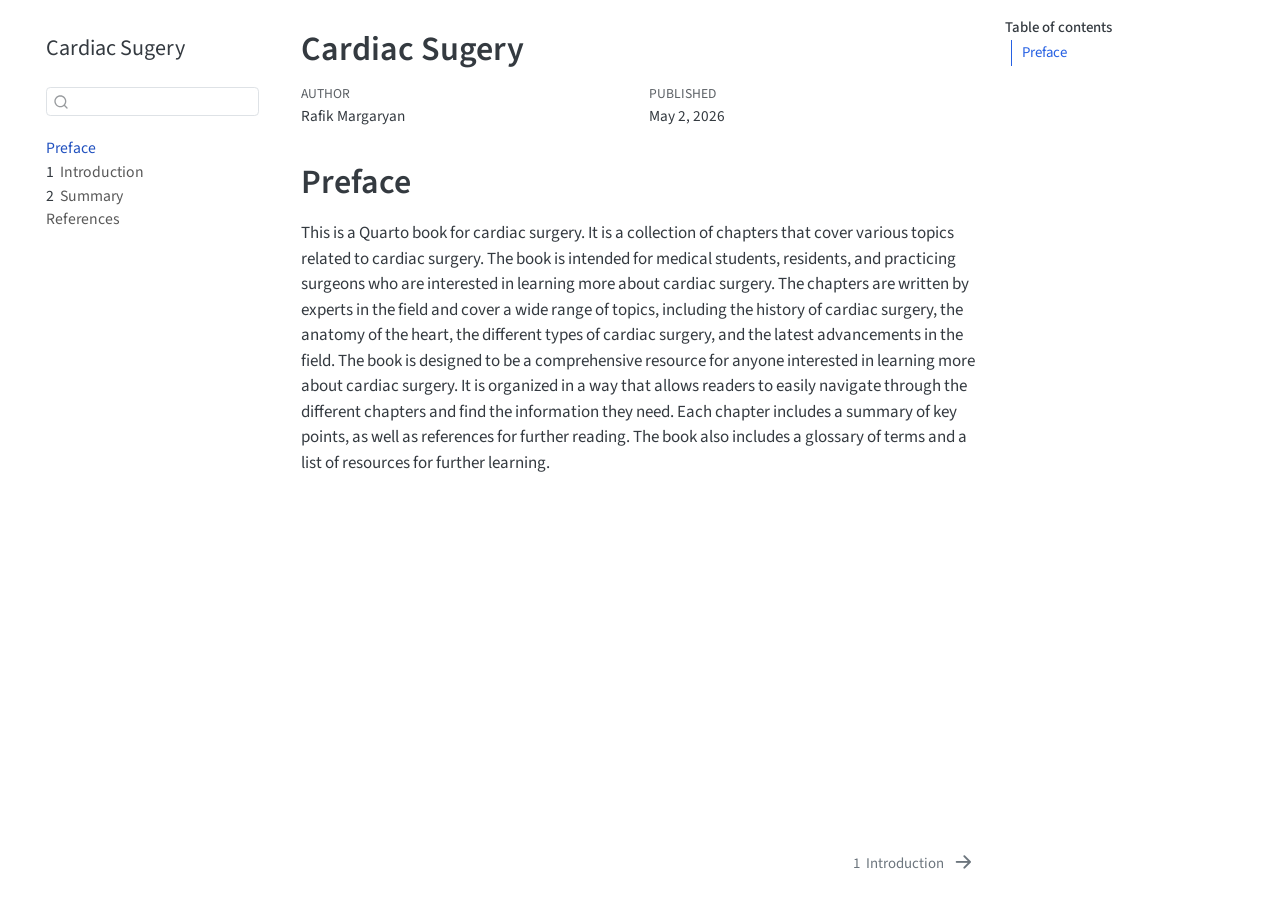
<file: index.html>
<!DOCTYPE html>
<html xmlns="http://www.w3.org/1999/xhtml" lang="en" xml:lang="en"><head>

<meta charset="utf-8">
<meta name="generator" content="quarto-1.9.31">

<meta name="viewport" content="width=device-width, initial-scale=1.0, user-scalable=yes">

<meta name="author" content="Rafik Margaryan">
<meta name="dcterms.date" content="2026-05-02">

<title>Cardiac Sugery</title>
<style>
/* Default styles provided by pandoc.
** See https://pandoc.org/MANUAL.html#variables-for-html for config info.
*/
code{white-space: pre-wrap;}
span.smallcaps{font-variant: small-caps;}
div.columns{display: flex; gap: min(4vw, 1.5em);}
div.column{flex: auto; overflow-x: auto;}
div.hanging-indent{margin-left: 1.5em; text-indent: -1.5em;}
ul.task-list{list-style: none;}
ul.task-list li input[type="checkbox"] {
  width: 0.8em;
  margin: 0 0.8em 0.2em -1em; /* quarto-specific, see https://github.com/quarto-dev/quarto-cli/issues/4556 */ 
  vertical-align: middle;
}
</style>


<script src="site_libs/quarto-nav/quarto-nav.js"></script>
<script src="site_libs/quarto-nav/headroom.min.js"></script>
<script src="site_libs/clipboard/clipboard.min.js"></script>
<script src="site_libs/quarto-search/autocomplete.umd.js"></script>
<script src="site_libs/quarto-search/fuse.min.js"></script>
<script src="site_libs/quarto-search/quarto-search.js"></script>
<meta name="quarto:offset" content="./">
<link href="./intro.html" rel="next">
<script src="site_libs/quarto-html/quarto.js" type="module"></script>
<script src="site_libs/quarto-html/tabsets/tabsets.js" type="module"></script>
<script src="site_libs/quarto-html/popper.min.js"></script>
<script src="site_libs/quarto-html/tippy.umd.min.js"></script>
<script src="site_libs/quarto-html/anchor.min.js"></script>
<link href="site_libs/quarto-html/tippy.css" rel="stylesheet">
<link href="site_libs/quarto-html/quarto-syntax-highlighting-7c69b197886ae2a34062761d21e44731.css" rel="stylesheet" id="quarto-text-highlighting-styles">
<script src="site_libs/bootstrap/bootstrap.min.js"></script>
<link href="site_libs/bootstrap/bootstrap-icons.css" rel="stylesheet">
<link href="site_libs/bootstrap/bootstrap-d4045b4b44353af52047be16ea78c96f.min.css" rel="stylesheet" append-hash="true" id="quarto-bootstrap" data-mode="light">
<script id="quarto-search-options" type="application/json">{
  "location": "sidebar",
  "copy-button": false,
  "collapse-after": 3,
  "panel-placement": "start",
  "type": "textbox",
  "limit": 50,
  "keyboard-shortcut": [
    "f",
    "/",
    "s"
  ],
  "show-item-context": false,
  "language": {
    "search-no-results-text": "No results",
    "search-matching-documents-text": "matching documents",
    "search-copy-link-title": "Copy link to search",
    "search-hide-matches-text": "Hide additional matches",
    "search-more-match-text": "more match in this document",
    "search-more-matches-text": "more matches in this document",
    "search-clear-button-title": "Clear",
    "search-text-placeholder": "",
    "search-detached-cancel-button-title": "Cancel",
    "search-submit-button-title": "Submit",
    "search-label": "Search"
  }
}</script>


</head>

<body class="nav-sidebar floating quarto-light">

<div id="quarto-search-results"></div>
  <header id="quarto-header" class="headroom fixed-top">
  <nav class="quarto-secondary-nav">
    <div class="container-fluid d-flex">
      <button type="button" class="quarto-btn-toggle btn" data-bs-toggle="collapse" role="button" data-bs-target=".quarto-sidebar-collapse-item" aria-controls="quarto-sidebar" aria-expanded="false" aria-label="Toggle sidebar navigation" onclick="if (window.quartoToggleHeadroom) { window.quartoToggleHeadroom(); }">
        <i class="bi bi-layout-text-sidebar-reverse"></i>
      </button>
        <nav class="quarto-page-breadcrumbs" aria-label="breadcrumb"><ol class="breadcrumb"><li class="breadcrumb-item"><a href="./index.html">Preface</a></li></ol></nav>
        <a class="flex-grow-1" role="navigation" data-bs-toggle="collapse" data-bs-target=".quarto-sidebar-collapse-item" aria-controls="quarto-sidebar" aria-expanded="false" aria-label="Toggle sidebar navigation" onclick="if (window.quartoToggleHeadroom) { window.quartoToggleHeadroom(); }">      
        </a>
      <button type="button" class="btn quarto-search-button" aria-label="Search" onclick="window.quartoOpenSearch();">
        <i class="bi bi-search"></i>
      </button>
    </div>
  </nav>
</header>
<!-- content -->
<div id="quarto-content" class="quarto-container page-columns page-rows-contents page-layout-article">
<!-- sidebar -->
  <nav id="quarto-sidebar" class="sidebar collapse collapse-horizontal quarto-sidebar-collapse-item sidebar-navigation floating overflow-auto">
    <div class="pt-lg-2 mt-2 text-left sidebar-header">
    <div class="sidebar-title mb-0 py-0">
      <a href="./">Cardiac Sugery</a> 
    </div>
      </div>
        <div class="mt-2 flex-shrink-0 align-items-center">
        <div class="sidebar-search">
        <div id="quarto-search" class="" title="Search"></div>
        </div>
        </div>
    <div class="sidebar-menu-container"> 
    <ul class="list-unstyled mt-1">
        <li class="sidebar-item">
  <div class="sidebar-item-container"> 
  <a href="./index.html" class="sidebar-item-text sidebar-link active">
 <span class="menu-text">Preface</span></a>
  </div>
</li>
        <li class="sidebar-item">
  <div class="sidebar-item-container"> 
  <a href="./intro.html" class="sidebar-item-text sidebar-link">
 <span class="menu-text"><span class="chapter-number">1</span>&nbsp; <span class="chapter-title">Introduction</span></span></a>
  </div>
</li>
        <li class="sidebar-item">
  <div class="sidebar-item-container"> 
  <a href="./summary.html" class="sidebar-item-text sidebar-link">
 <span class="menu-text"><span class="chapter-number">2</span>&nbsp; <span class="chapter-title">Summary</span></span></a>
  </div>
</li>
        <li class="sidebar-item">
  <div class="sidebar-item-container"> 
  <a href="./references.html" class="sidebar-item-text sidebar-link">
 <span class="menu-text">References</span></a>
  </div>
</li>
    </ul>
    </div>
</nav>
<div id="quarto-sidebar-glass" class="quarto-sidebar-collapse-item" data-bs-toggle="collapse" data-bs-target=".quarto-sidebar-collapse-item"></div>
<!-- margin-sidebar -->
    <div id="quarto-margin-sidebar" class="sidebar margin-sidebar">
        <nav id="TOC" role="doc-toc" class="toc-active">
    <h2 id="toc-title">Table of contents</h2>
   
  <ul>
  <li><a href="#preface" id="toc-preface" class="nav-link active" data-scroll-target="#preface">Preface</a></li>
  </ul>
</nav>
    </div>
<!-- main -->
<main class="content" id="quarto-document-content">

<header id="title-block-header" class="quarto-title-block default">
<div class="quarto-title">
<h1 class="title">Cardiac Sugery</h1>
</div>



<div class="quarto-title-meta">

    <div>
    <div class="quarto-title-meta-heading">Author</div>
    <div class="quarto-title-meta-contents">
             <p>Rafik Margaryan </p>
          </div>
  </div>
    
    <div>
    <div class="quarto-title-meta-heading">Published</div>
    <div class="quarto-title-meta-contents">
      <p class="date">May 2, 2026</p>
    </div>
  </div>
  
    
  </div>
  


</header>


<section id="preface" class="level1 unnumbered">
<h1 class="unnumbered">Preface</h1>
<p>This is a Quarto book for cardiac surgery. It is a collection of chapters that cover various topics related to cardiac surgery. The book is intended for medical students, residents, and practicing surgeons who are interested in learning more about cardiac surgery. The chapters are written by experts in the field and cover a wide range of topics, including the history of cardiac surgery, the anatomy of the heart, the different types of cardiac surgery, and the latest advancements in the field. The book is designed to be a comprehensive resource for anyone interested in learning more about cardiac surgery. It is organized in a way that allows readers to easily navigate through the different chapters and find the information they need. Each chapter includes a summary of key points, as well as references for further reading. The book also includes a glossary of terms and a list of resources for further learning.</p>


</section>

</main> <!-- /main -->
<script id="quarto-html-after-body" type="application/javascript">
  window.document.addEventListener("DOMContentLoaded", function (event) {
    const icon = "";
    const anchorJS = new window.AnchorJS();
    anchorJS.options = {
      placement: 'right',
      icon: icon
    };
    anchorJS.add('.anchored');
    const isCodeAnnotation = (el) => {
      for (const clz of el.classList) {
        if (clz.startsWith('code-annotation-')) {                     
          return true;
        }
      }
      return false;
    }
    const onCopySuccess = function(e) {
      // button target
      const button = e.trigger;
      // don't keep focus
      button.blur();
      // flash "checked"
      button.classList.add('code-copy-button-checked');
      var currentTitle = button.getAttribute("title");
      button.setAttribute("title", "Copied!");
      let tooltip;
      if (window.bootstrap) {
        button.setAttribute("data-bs-toggle", "tooltip");
        button.setAttribute("data-bs-placement", "left");
        button.setAttribute("data-bs-title", "Copied!");
        tooltip = new bootstrap.Tooltip(button, 
          { trigger: "manual", 
            customClass: "code-copy-button-tooltip",
            offset: [0, -8]});
        tooltip.show();    
      }
      setTimeout(function() {
        if (tooltip) {
          tooltip.hide();
          button.removeAttribute("data-bs-title");
          button.removeAttribute("data-bs-toggle");
          button.removeAttribute("data-bs-placement");
        }
        button.setAttribute("title", currentTitle);
        button.classList.remove('code-copy-button-checked');
      }, 1000);
      // clear code selection
      e.clearSelection();
    }
    const getTextToCopy = function(trigger) {
      const outerScaffold = trigger.parentElement.cloneNode(true);
      const codeEl = outerScaffold.querySelector('code');
      for (const childEl of codeEl.children) {
        if (isCodeAnnotation(childEl)) {
          childEl.remove();
        }
      }
      return codeEl.innerText;
    }
    const clipboard = new window.ClipboardJS('.code-copy-button:not([data-in-quarto-modal])', {
      text: getTextToCopy
    });
    clipboard.on('success', onCopySuccess);
    if (window.document.getElementById('quarto-embedded-source-code-modal')) {
      const clipboardModal = new window.ClipboardJS('.code-copy-button[data-in-quarto-modal]', {
        text: getTextToCopy,
        container: window.document.getElementById('quarto-embedded-source-code-modal')
      });
      clipboardModal.on('success', onCopySuccess);
    }
      var localhostRegex = new RegExp(/^(?:http|https):\/\/localhost\:?[0-9]*\//);
      var mailtoRegex = new RegExp(/^mailto:/);
        var filterRegex = new RegExp('/' + window.location.host + '/');
      var isInternal = (href) => {
          return filterRegex.test(href) || localhostRegex.test(href) || mailtoRegex.test(href);
      }
      // Inspect non-navigation links and adorn them if external
     var links = window.document.querySelectorAll('a[href]:not(.nav-link):not(.navbar-brand):not(.toc-action):not(.sidebar-link):not(.sidebar-item-toggle):not(.pagination-link):not(.no-external):not([aria-hidden]):not(.dropdown-item):not(.quarto-navigation-tool):not(.about-link)');
      for (var i=0; i<links.length; i++) {
        const link = links[i];
        if (!isInternal(link.href)) {
          // undo the damage that might have been done by quarto-nav.js in the case of
          // links that we want to consider external
          if (link.dataset.originalHref !== undefined) {
            link.href = link.dataset.originalHref;
          }
        }
      }
    function tippyHover(el, contentFn, onTriggerFn, onUntriggerFn) {
      const config = {
        allowHTML: true,
        maxWidth: 500,
        delay: 100,
        arrow: false,
        appendTo: function(el) {
            return el.parentElement;
        },
        interactive: true,
        interactiveBorder: 10,
        theme: 'quarto',
        placement: 'bottom-start',
      };
      if (contentFn) {
        config.content = contentFn;
      }
      if (onTriggerFn) {
        config.onTrigger = onTriggerFn;
      }
      if (onUntriggerFn) {
        config.onUntrigger = onUntriggerFn;
      }
      window.tippy(el, config); 
    }
    const noterefs = window.document.querySelectorAll('a[role="doc-noteref"]');
    for (var i=0; i<noterefs.length; i++) {
      const ref = noterefs[i];
      tippyHover(ref, function() {
        // use id or data attribute instead here
        let href = ref.getAttribute('data-footnote-href') || ref.getAttribute('href');
        try { href = new URL(href).hash; } catch {}
        const id = href.replace(/^#\/?/, "");
        const note = window.document.getElementById(id);
        if (note) {
          return note.innerHTML;
        } else {
          return "";
        }
      });
    }
    const xrefs = window.document.querySelectorAll('a.quarto-xref');
    const processXRef = (id, note) => {
      // Strip column container classes
      const stripColumnClz = (el) => {
        el.classList.remove("page-full", "page-columns");
        if (el.children) {
          for (const child of el.children) {
            stripColumnClz(child);
          }
        }
      }
      stripColumnClz(note)
      if (id === null || id.startsWith('sec-')) {
        // Special case sections, only their first couple elements
        const container = document.createElement("div");
        if (note.children && note.children.length > 2) {
          container.appendChild(note.children[0].cloneNode(true));
          for (let i = 1; i < note.children.length; i++) {
            const child = note.children[i];
            if (child.tagName === "P" && child.innerText === "") {
              continue;
            } else {
              container.appendChild(child.cloneNode(true));
              break;
            }
          }
          if (window.Quarto?.typesetMath) {
            window.Quarto.typesetMath(container);
          }
          return container.innerHTML
        } else {
          if (window.Quarto?.typesetMath) {
            window.Quarto.typesetMath(note);
          }
          return note.innerHTML;
        }
      } else {
        // Remove any anchor links if they are present
        const anchorLink = note.querySelector('a.anchorjs-link');
        if (anchorLink) {
          anchorLink.remove();
        }
        if (window.Quarto?.typesetMath) {
          window.Quarto.typesetMath(note);
        }
        if (note.classList.contains("callout")) {
          return note.outerHTML;
        } else {
          return note.innerHTML;
        }
      }
    }
    for (var i=0; i<xrefs.length; i++) {
      const xref = xrefs[i];
      tippyHover(xref, undefined, function(instance) {
        instance.disable();
        let url = xref.getAttribute('href');
        let hash = undefined; 
        if (url.startsWith('#')) {
          hash = url;
        } else {
          try { hash = new URL(url).hash; } catch {}
        }
        if (hash) {
          const id = hash.replace(/^#\/?/, "");
          const note = window.document.getElementById(id);
          if (note !== null) {
            try {
              const html = processXRef(id, note.cloneNode(true));
              instance.setContent(html);
            } finally {
              instance.enable();
              instance.show();
            }
          } else {
            // See if we can fetch this
            fetch(url.split('#')[0])
            .then(res => res.text())
            .then(html => {
              const parser = new DOMParser();
              const htmlDoc = parser.parseFromString(html, "text/html");
              const note = htmlDoc.getElementById(id);
              if (note !== null) {
                const html = processXRef(id, note);
                instance.setContent(html);
              } 
            }).finally(() => {
              instance.enable();
              instance.show();
            });
          }
        } else {
          // See if we can fetch a full url (with no hash to target)
          // This is a special case and we should probably do some content thinning / targeting
          fetch(url)
          .then(res => res.text())
          .then(html => {
            const parser = new DOMParser();
            const htmlDoc = parser.parseFromString(html, "text/html");
            const note = htmlDoc.querySelector('main.content');
            if (note !== null) {
              // This should only happen for chapter cross references
              // (since there is no id in the URL)
              // remove the first header
              if (note.children.length > 0 && note.children[0].tagName === "HEADER") {
                note.children[0].remove();
              }
              const html = processXRef(null, note);
              instance.setContent(html);
            } 
          }).finally(() => {
            instance.enable();
            instance.show();
          });
        }
      }, function(instance) {
      });
    }
        let selectedAnnoteEl;
        const selectorForAnnotation = ( cell, annotation) => {
          let cellAttr = 'data-code-cell="' + cell + '"';
          let lineAttr = 'data-code-annotation="' +  annotation + '"';
          const selector = 'span[' + cellAttr + '][' + lineAttr + ']';
          return selector;
        }
        const selectCodeLines = (annoteEl) => {
          const doc = window.document;
          const targetCell = annoteEl.getAttribute("data-target-cell");
          const targetAnnotation = annoteEl.getAttribute("data-target-annotation");
          const annoteSpan = window.document.querySelector(selectorForAnnotation(targetCell, targetAnnotation));
          const lines = annoteSpan.getAttribute("data-code-lines").split(",");
          const lineIds = lines.map((line) => {
            return targetCell + "-" + line;
          })
          let top = null;
          let height = null;
          let parent = null;
          if (lineIds.length > 0) {
              //compute the position of the single el (top and bottom and make a div)
              const el = window.document.getElementById(lineIds[0]);
              top = el.offsetTop;
              height = el.offsetHeight;
              parent = el.parentElement.parentElement;
            if (lineIds.length > 1) {
              const lastEl = window.document.getElementById(lineIds[lineIds.length - 1]);
              const bottom = lastEl.offsetTop + lastEl.offsetHeight;
              height = bottom - top;
            }
            if (top !== null && height !== null && parent !== null) {
              // cook up a div (if necessary) and position it 
              let div = window.document.getElementById("code-annotation-line-highlight");
              if (div === null) {
                div = window.document.createElement("div");
                div.setAttribute("id", "code-annotation-line-highlight");
                div.style.position = 'absolute';
                parent.appendChild(div);
              }
              div.style.top = top - 2 + "px";
              div.style.height = height + 4 + "px";
              div.style.left = 0;
              let gutterDiv = window.document.getElementById("code-annotation-line-highlight-gutter");
              if (gutterDiv === null) {
                gutterDiv = window.document.createElement("div");
                gutterDiv.setAttribute("id", "code-annotation-line-highlight-gutter");
                gutterDiv.style.position = 'absolute';
                const codeCell = window.document.getElementById(targetCell);
                const gutter = codeCell.querySelector('.code-annotation-gutter');
                gutter.appendChild(gutterDiv);
              }
              gutterDiv.style.top = top - 2 + "px";
              gutterDiv.style.height = height + 4 + "px";
            }
            selectedAnnoteEl = annoteEl;
          }
        };
        const unselectCodeLines = () => {
          const elementsIds = ["code-annotation-line-highlight", "code-annotation-line-highlight-gutter"];
          elementsIds.forEach((elId) => {
            const div = window.document.getElementById(elId);
            if (div) {
              div.remove();
            }
          });
          selectedAnnoteEl = undefined;
        };
          // Handle positioning of the toggle
      window.addEventListener(
        "resize",
        throttle(() => {
          elRect = undefined;
          if (selectedAnnoteEl) {
            selectCodeLines(selectedAnnoteEl);
          }
        }, 10)
      );
      function throttle(fn, ms) {
      let throttle = false;
      let timer;
        return (...args) => {
          if(!throttle) { // first call gets through
              fn.apply(this, args);
              throttle = true;
          } else { // all the others get throttled
              if(timer) clearTimeout(timer); // cancel #2
              timer = setTimeout(() => {
                fn.apply(this, args);
                timer = throttle = false;
              }, ms);
          }
        };
      }
        // Attach click handler to the DT
        const annoteDls = window.document.querySelectorAll('dt[data-target-cell]');
        for (const annoteDlNode of annoteDls) {
          annoteDlNode.addEventListener('click', (event) => {
            const clickedEl = event.target;
            if (clickedEl !== selectedAnnoteEl) {
              unselectCodeLines();
              const activeEl = window.document.querySelector('dt[data-target-cell].code-annotation-active');
              if (activeEl) {
                activeEl.classList.remove('code-annotation-active');
              }
              selectCodeLines(clickedEl);
              clickedEl.classList.add('code-annotation-active');
            } else {
              // Unselect the line
              unselectCodeLines();
              clickedEl.classList.remove('code-annotation-active');
            }
          });
        }
    const findCites = (el) => {
      const parentEl = el.parentElement;
      if (parentEl) {
        const cites = parentEl.dataset.cites;
        if (cites) {
          return {
            el,
            cites: cites.split(' ')
          };
        } else {
          return findCites(el.parentElement)
        }
      } else {
        return undefined;
      }
    };
    var bibliorefs = window.document.querySelectorAll('a[role="doc-biblioref"]');
    for (var i=0; i<bibliorefs.length; i++) {
      const ref = bibliorefs[i];
      const citeInfo = findCites(ref);
      if (citeInfo) {
        tippyHover(citeInfo.el, function() {
          var popup = window.document.createElement('div');
          citeInfo.cites.forEach(function(cite) {
            var citeDiv = window.document.createElement('div');
            citeDiv.classList.add('hanging-indent');
            citeDiv.classList.add('csl-entry');
            var biblioDiv = window.document.getElementById('ref-' + cite);
            if (biblioDiv) {
              citeDiv.innerHTML = biblioDiv.innerHTML;
            }
            popup.appendChild(citeDiv);
          });
          return popup.innerHTML;
        });
      }
    }
  });
  </script>
<nav class="page-navigation">
  <div class="nav-page nav-page-previous">
  </div>
  <div class="nav-page nav-page-next">
      <a href="./intro.html" class="pagination-link" aria-label="Introduction">
        <span class="nav-page-text"><span class="chapter-number">1</span>&nbsp; <span class="chapter-title">Introduction</span></span> <i class="bi bi-arrow-right-short"></i>
      </a>
  </div>
</nav>
</div> <!-- /content -->




</body></html>
</file>
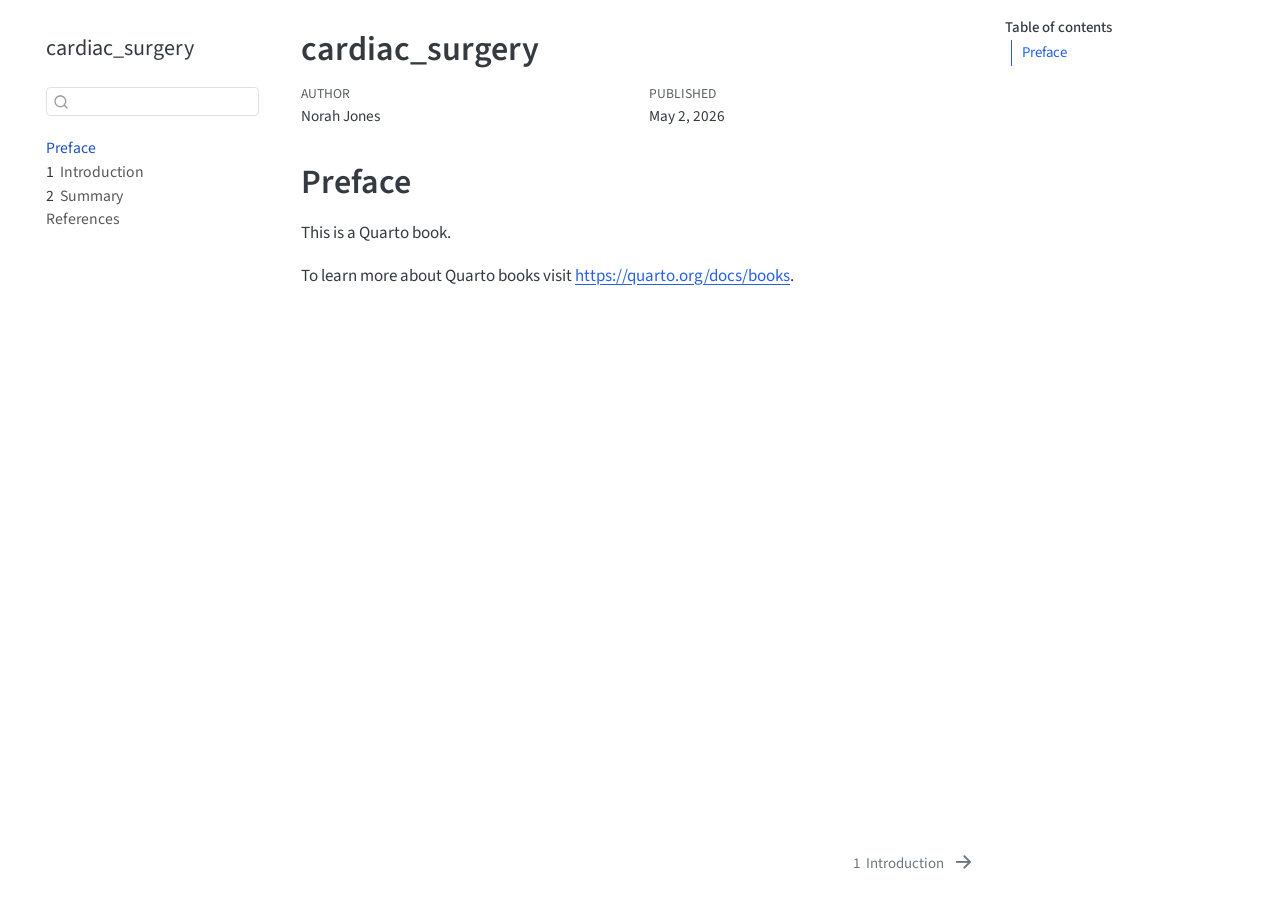
<file: _book/index.html>
<!DOCTYPE html>
<html xmlns="http://www.w3.org/1999/xhtml" lang="en" xml:lang="en"><head>

<meta charset="utf-8">
<meta name="generator" content="quarto-1.9.31">

<meta name="viewport" content="width=device-width, initial-scale=1.0, user-scalable=yes">

<meta name="author" content="Norah Jones">
<meta name="dcterms.date" content="2026-05-02">

<title>cardiac_surgery</title>
<style>
/* Default styles provided by pandoc.
** See https://pandoc.org/MANUAL.html#variables-for-html for config info.
*/
code{white-space: pre-wrap;}
span.smallcaps{font-variant: small-caps;}
div.columns{display: flex; gap: min(4vw, 1.5em);}
div.column{flex: auto; overflow-x: auto;}
div.hanging-indent{margin-left: 1.5em; text-indent: -1.5em;}
ul.task-list{list-style: none;}
ul.task-list li input[type="checkbox"] {
  width: 0.8em;
  margin: 0 0.8em 0.2em -1em; /* quarto-specific, see https://github.com/quarto-dev/quarto-cli/issues/4556 */ 
  vertical-align: middle;
}
</style>


<script src="site_libs/quarto-nav/quarto-nav.js"></script>
<script src="site_libs/quarto-nav/headroom.min.js"></script>
<script src="site_libs/clipboard/clipboard.min.js"></script>
<script src="site_libs/quarto-search/autocomplete.umd.js"></script>
<script src="site_libs/quarto-search/fuse.min.js"></script>
<script src="site_libs/quarto-search/quarto-search.js"></script>
<meta name="quarto:offset" content="./">
<link href="./intro.html" rel="next">
<script src="site_libs/quarto-html/quarto.js" type="module"></script>
<script src="site_libs/quarto-html/tabsets/tabsets.js" type="module"></script>
<script src="site_libs/quarto-html/popper.min.js"></script>
<script src="site_libs/quarto-html/tippy.umd.min.js"></script>
<script src="site_libs/quarto-html/anchor.min.js"></script>
<link href="site_libs/quarto-html/tippy.css" rel="stylesheet">
<link href="site_libs/quarto-html/quarto-syntax-highlighting-7c69b197886ae2a34062761d21e44731.css" rel="stylesheet" id="quarto-text-highlighting-styles">
<script src="site_libs/bootstrap/bootstrap.min.js"></script>
<link href="site_libs/bootstrap/bootstrap-icons.css" rel="stylesheet">
<link href="site_libs/bootstrap/bootstrap-d4045b4b44353af52047be16ea78c96f.min.css" rel="stylesheet" append-hash="true" id="quarto-bootstrap" data-mode="light">
<script id="quarto-search-options" type="application/json">{
  "location": "sidebar",
  "copy-button": false,
  "collapse-after": 3,
  "panel-placement": "start",
  "type": "textbox",
  "limit": 50,
  "keyboard-shortcut": [
    "f",
    "/",
    "s"
  ],
  "show-item-context": false,
  "language": {
    "search-no-results-text": "No results",
    "search-matching-documents-text": "matching documents",
    "search-copy-link-title": "Copy link to search",
    "search-hide-matches-text": "Hide additional matches",
    "search-more-match-text": "more match in this document",
    "search-more-matches-text": "more matches in this document",
    "search-clear-button-title": "Clear",
    "search-text-placeholder": "",
    "search-detached-cancel-button-title": "Cancel",
    "search-submit-button-title": "Submit",
    "search-label": "Search"
  }
}</script>


</head>

<body class="nav-sidebar floating quarto-light">

<div id="quarto-search-results"></div>
  <header id="quarto-header" class="headroom fixed-top">
  <nav class="quarto-secondary-nav">
    <div class="container-fluid d-flex">
      <button type="button" class="quarto-btn-toggle btn" data-bs-toggle="collapse" role="button" data-bs-target=".quarto-sidebar-collapse-item" aria-controls="quarto-sidebar" aria-expanded="false" aria-label="Toggle sidebar navigation" onclick="if (window.quartoToggleHeadroom) { window.quartoToggleHeadroom(); }">
        <i class="bi bi-layout-text-sidebar-reverse"></i>
      </button>
        <nav class="quarto-page-breadcrumbs" aria-label="breadcrumb"><ol class="breadcrumb"><li class="breadcrumb-item"><a href="./index.html">Preface</a></li></ol></nav>
        <a class="flex-grow-1" role="navigation" data-bs-toggle="collapse" data-bs-target=".quarto-sidebar-collapse-item" aria-controls="quarto-sidebar" aria-expanded="false" aria-label="Toggle sidebar navigation" onclick="if (window.quartoToggleHeadroom) { window.quartoToggleHeadroom(); }">      
        </a>
      <button type="button" class="btn quarto-search-button" aria-label="Search" onclick="window.quartoOpenSearch();">
        <i class="bi bi-search"></i>
      </button>
    </div>
  </nav>
</header>
<!-- content -->
<div id="quarto-content" class="quarto-container page-columns page-rows-contents page-layout-article">
<!-- sidebar -->
  <nav id="quarto-sidebar" class="sidebar collapse collapse-horizontal quarto-sidebar-collapse-item sidebar-navigation floating overflow-auto">
    <div class="pt-lg-2 mt-2 text-left sidebar-header">
    <div class="sidebar-title mb-0 py-0">
      <a href="./">cardiac_surgery</a> 
    </div>
      </div>
        <div class="mt-2 flex-shrink-0 align-items-center">
        <div class="sidebar-search">
        <div id="quarto-search" class="" title="Search"></div>
        </div>
        </div>
    <div class="sidebar-menu-container"> 
    <ul class="list-unstyled mt-1">
        <li class="sidebar-item">
  <div class="sidebar-item-container"> 
  <a href="./index.html" class="sidebar-item-text sidebar-link active">
 <span class="menu-text">Preface</span></a>
  </div>
</li>
        <li class="sidebar-item">
  <div class="sidebar-item-container"> 
  <a href="./intro.html" class="sidebar-item-text sidebar-link">
 <span class="menu-text"><span class="chapter-number">1</span>&nbsp; <span class="chapter-title">Introduction</span></span></a>
  </div>
</li>
        <li class="sidebar-item">
  <div class="sidebar-item-container"> 
  <a href="./summary.html" class="sidebar-item-text sidebar-link">
 <span class="menu-text"><span class="chapter-number">2</span>&nbsp; <span class="chapter-title">Summary</span></span></a>
  </div>
</li>
        <li class="sidebar-item">
  <div class="sidebar-item-container"> 
  <a href="./references.html" class="sidebar-item-text sidebar-link">
 <span class="menu-text">References</span></a>
  </div>
</li>
    </ul>
    </div>
</nav>
<div id="quarto-sidebar-glass" class="quarto-sidebar-collapse-item" data-bs-toggle="collapse" data-bs-target=".quarto-sidebar-collapse-item"></div>
<!-- margin-sidebar -->
    <div id="quarto-margin-sidebar" class="sidebar margin-sidebar">
        <nav id="TOC" role="doc-toc" class="toc-active">
    <h2 id="toc-title">Table of contents</h2>
   
  <ul>
  <li><a href="#preface" id="toc-preface" class="nav-link active" data-scroll-target="#preface">Preface</a></li>
  </ul>
</nav>
    </div>
<!-- main -->
<main class="content" id="quarto-document-content">

<header id="title-block-header" class="quarto-title-block default">
<div class="quarto-title">
<h1 class="title">cardiac_surgery</h1>
</div>



<div class="quarto-title-meta">

    <div>
    <div class="quarto-title-meta-heading">Author</div>
    <div class="quarto-title-meta-contents">
             <p>Norah Jones </p>
          </div>
  </div>
    
    <div>
    <div class="quarto-title-meta-heading">Published</div>
    <div class="quarto-title-meta-contents">
      <p class="date">May 2, 2026</p>
    </div>
  </div>
  
    
  </div>
  


</header>


<section id="preface" class="level1 unnumbered">
<h1 class="unnumbered">Preface</h1>
<p>This is a Quarto book.</p>
<p>To learn more about Quarto books visit <a href="https://quarto.org/docs/books" class="uri">https://quarto.org/docs/books</a>.</p>


</section>

</main> <!-- /main -->
<script id="quarto-html-after-body" type="application/javascript">
  window.document.addEventListener("DOMContentLoaded", function (event) {
    const icon = "";
    const anchorJS = new window.AnchorJS();
    anchorJS.options = {
      placement: 'right',
      icon: icon
    };
    anchorJS.add('.anchored');
    const isCodeAnnotation = (el) => {
      for (const clz of el.classList) {
        if (clz.startsWith('code-annotation-')) {                     
          return true;
        }
      }
      return false;
    }
    const onCopySuccess = function(e) {
      // button target
      const button = e.trigger;
      // don't keep focus
      button.blur();
      // flash "checked"
      button.classList.add('code-copy-button-checked');
      var currentTitle = button.getAttribute("title");
      button.setAttribute("title", "Copied!");
      let tooltip;
      if (window.bootstrap) {
        button.setAttribute("data-bs-toggle", "tooltip");
        button.setAttribute("data-bs-placement", "left");
        button.setAttribute("data-bs-title", "Copied!");
        tooltip = new bootstrap.Tooltip(button, 
          { trigger: "manual", 
            customClass: "code-copy-button-tooltip",
            offset: [0, -8]});
        tooltip.show();    
      }
      setTimeout(function() {
        if (tooltip) {
          tooltip.hide();
          button.removeAttribute("data-bs-title");
          button.removeAttribute("data-bs-toggle");
          button.removeAttribute("data-bs-placement");
        }
        button.setAttribute("title", currentTitle);
        button.classList.remove('code-copy-button-checked');
      }, 1000);
      // clear code selection
      e.clearSelection();
    }
    const getTextToCopy = function(trigger) {
      const outerScaffold = trigger.parentElement.cloneNode(true);
      const codeEl = outerScaffold.querySelector('code');
      for (const childEl of codeEl.children) {
        if (isCodeAnnotation(childEl)) {
          childEl.remove();
        }
      }
      return codeEl.innerText;
    }
    const clipboard = new window.ClipboardJS('.code-copy-button:not([data-in-quarto-modal])', {
      text: getTextToCopy
    });
    clipboard.on('success', onCopySuccess);
    if (window.document.getElementById('quarto-embedded-source-code-modal')) {
      const clipboardModal = new window.ClipboardJS('.code-copy-button[data-in-quarto-modal]', {
        text: getTextToCopy,
        container: window.document.getElementById('quarto-embedded-source-code-modal')
      });
      clipboardModal.on('success', onCopySuccess);
    }
      var localhostRegex = new RegExp(/^(?:http|https):\/\/localhost\:?[0-9]*\//);
      var mailtoRegex = new RegExp(/^mailto:/);
        var filterRegex = new RegExp('/' + window.location.host + '/');
      var isInternal = (href) => {
          return filterRegex.test(href) || localhostRegex.test(href) || mailtoRegex.test(href);
      }
      // Inspect non-navigation links and adorn them if external
     var links = window.document.querySelectorAll('a[href]:not(.nav-link):not(.navbar-brand):not(.toc-action):not(.sidebar-link):not(.sidebar-item-toggle):not(.pagination-link):not(.no-external):not([aria-hidden]):not(.dropdown-item):not(.quarto-navigation-tool):not(.about-link)');
      for (var i=0; i<links.length; i++) {
        const link = links[i];
        if (!isInternal(link.href)) {
          // undo the damage that might have been done by quarto-nav.js in the case of
          // links that we want to consider external
          if (link.dataset.originalHref !== undefined) {
            link.href = link.dataset.originalHref;
          }
        }
      }
    function tippyHover(el, contentFn, onTriggerFn, onUntriggerFn) {
      const config = {
        allowHTML: true,
        maxWidth: 500,
        delay: 100,
        arrow: false,
        appendTo: function(el) {
            return el.parentElement;
        },
        interactive: true,
        interactiveBorder: 10,
        theme: 'quarto',
        placement: 'bottom-start',
      };
      if (contentFn) {
        config.content = contentFn;
      }
      if (onTriggerFn) {
        config.onTrigger = onTriggerFn;
      }
      if (onUntriggerFn) {
        config.onUntrigger = onUntriggerFn;
      }
      window.tippy(el, config); 
    }
    const noterefs = window.document.querySelectorAll('a[role="doc-noteref"]');
    for (var i=0; i<noterefs.length; i++) {
      const ref = noterefs[i];
      tippyHover(ref, function() {
        // use id or data attribute instead here
        let href = ref.getAttribute('data-footnote-href') || ref.getAttribute('href');
        try { href = new URL(href).hash; } catch {}
        const id = href.replace(/^#\/?/, "");
        const note = window.document.getElementById(id);
        if (note) {
          return note.innerHTML;
        } else {
          return "";
        }
      });
    }
    const xrefs = window.document.querySelectorAll('a.quarto-xref');
    const processXRef = (id, note) => {
      // Strip column container classes
      const stripColumnClz = (el) => {
        el.classList.remove("page-full", "page-columns");
        if (el.children) {
          for (const child of el.children) {
            stripColumnClz(child);
          }
        }
      }
      stripColumnClz(note)
      if (id === null || id.startsWith('sec-')) {
        // Special case sections, only their first couple elements
        const container = document.createElement("div");
        if (note.children && note.children.length > 2) {
          container.appendChild(note.children[0].cloneNode(true));
          for (let i = 1; i < note.children.length; i++) {
            const child = note.children[i];
            if (child.tagName === "P" && child.innerText === "") {
              continue;
            } else {
              container.appendChild(child.cloneNode(true));
              break;
            }
          }
          if (window.Quarto?.typesetMath) {
            window.Quarto.typesetMath(container);
          }
          return container.innerHTML
        } else {
          if (window.Quarto?.typesetMath) {
            window.Quarto.typesetMath(note);
          }
          return note.innerHTML;
        }
      } else {
        // Remove any anchor links if they are present
        const anchorLink = note.querySelector('a.anchorjs-link');
        if (anchorLink) {
          anchorLink.remove();
        }
        if (window.Quarto?.typesetMath) {
          window.Quarto.typesetMath(note);
        }
        if (note.classList.contains("callout")) {
          return note.outerHTML;
        } else {
          return note.innerHTML;
        }
      }
    }
    for (var i=0; i<xrefs.length; i++) {
      const xref = xrefs[i];
      tippyHover(xref, undefined, function(instance) {
        instance.disable();
        let url = xref.getAttribute('href');
        let hash = undefined; 
        if (url.startsWith('#')) {
          hash = url;
        } else {
          try { hash = new URL(url).hash; } catch {}
        }
        if (hash) {
          const id = hash.replace(/^#\/?/, "");
          const note = window.document.getElementById(id);
          if (note !== null) {
            try {
              const html = processXRef(id, note.cloneNode(true));
              instance.setContent(html);
            } finally {
              instance.enable();
              instance.show();
            }
          } else {
            // See if we can fetch this
            fetch(url.split('#')[0])
            .then(res => res.text())
            .then(html => {
              const parser = new DOMParser();
              const htmlDoc = parser.parseFromString(html, "text/html");
              const note = htmlDoc.getElementById(id);
              if (note !== null) {
                const html = processXRef(id, note);
                instance.setContent(html);
              } 
            }).finally(() => {
              instance.enable();
              instance.show();
            });
          }
        } else {
          // See if we can fetch a full url (with no hash to target)
          // This is a special case and we should probably do some content thinning / targeting
          fetch(url)
          .then(res => res.text())
          .then(html => {
            const parser = new DOMParser();
            const htmlDoc = parser.parseFromString(html, "text/html");
            const note = htmlDoc.querySelector('main.content');
            if (note !== null) {
              // This should only happen for chapter cross references
              // (since there is no id in the URL)
              // remove the first header
              if (note.children.length > 0 && note.children[0].tagName === "HEADER") {
                note.children[0].remove();
              }
              const html = processXRef(null, note);
              instance.setContent(html);
            } 
          }).finally(() => {
            instance.enable();
            instance.show();
          });
        }
      }, function(instance) {
      });
    }
        let selectedAnnoteEl;
        const selectorForAnnotation = ( cell, annotation) => {
          let cellAttr = 'data-code-cell="' + cell + '"';
          let lineAttr = 'data-code-annotation="' +  annotation + '"';
          const selector = 'span[' + cellAttr + '][' + lineAttr + ']';
          return selector;
        }
        const selectCodeLines = (annoteEl) => {
          const doc = window.document;
          const targetCell = annoteEl.getAttribute("data-target-cell");
          const targetAnnotation = annoteEl.getAttribute("data-target-annotation");
          const annoteSpan = window.document.querySelector(selectorForAnnotation(targetCell, targetAnnotation));
          const lines = annoteSpan.getAttribute("data-code-lines").split(",");
          const lineIds = lines.map((line) => {
            return targetCell + "-" + line;
          })
          let top = null;
          let height = null;
          let parent = null;
          if (lineIds.length > 0) {
              //compute the position of the single el (top and bottom and make a div)
              const el = window.document.getElementById(lineIds[0]);
              top = el.offsetTop;
              height = el.offsetHeight;
              parent = el.parentElement.parentElement;
            if (lineIds.length > 1) {
              const lastEl = window.document.getElementById(lineIds[lineIds.length - 1]);
              const bottom = lastEl.offsetTop + lastEl.offsetHeight;
              height = bottom - top;
            }
            if (top !== null && height !== null && parent !== null) {
              // cook up a div (if necessary) and position it 
              let div = window.document.getElementById("code-annotation-line-highlight");
              if (div === null) {
                div = window.document.createElement("div");
                div.setAttribute("id", "code-annotation-line-highlight");
                div.style.position = 'absolute';
                parent.appendChild(div);
              }
              div.style.top = top - 2 + "px";
              div.style.height = height + 4 + "px";
              div.style.left = 0;
              let gutterDiv = window.document.getElementById("code-annotation-line-highlight-gutter");
              if (gutterDiv === null) {
                gutterDiv = window.document.createElement("div");
                gutterDiv.setAttribute("id", "code-annotation-line-highlight-gutter");
                gutterDiv.style.position = 'absolute';
                const codeCell = window.document.getElementById(targetCell);
                const gutter = codeCell.querySelector('.code-annotation-gutter');
                gutter.appendChild(gutterDiv);
              }
              gutterDiv.style.top = top - 2 + "px";
              gutterDiv.style.height = height + 4 + "px";
            }
            selectedAnnoteEl = annoteEl;
          }
        };
        const unselectCodeLines = () => {
          const elementsIds = ["code-annotation-line-highlight", "code-annotation-line-highlight-gutter"];
          elementsIds.forEach((elId) => {
            const div = window.document.getElementById(elId);
            if (div) {
              div.remove();
            }
          });
          selectedAnnoteEl = undefined;
        };
          // Handle positioning of the toggle
      window.addEventListener(
        "resize",
        throttle(() => {
          elRect = undefined;
          if (selectedAnnoteEl) {
            selectCodeLines(selectedAnnoteEl);
          }
        }, 10)
      );
      function throttle(fn, ms) {
      let throttle = false;
      let timer;
        return (...args) => {
          if(!throttle) { // first call gets through
              fn.apply(this, args);
              throttle = true;
          } else { // all the others get throttled
              if(timer) clearTimeout(timer); // cancel #2
              timer = setTimeout(() => {
                fn.apply(this, args);
                timer = throttle = false;
              }, ms);
          }
        };
      }
        // Attach click handler to the DT
        const annoteDls = window.document.querySelectorAll('dt[data-target-cell]');
        for (const annoteDlNode of annoteDls) {
          annoteDlNode.addEventListener('click', (event) => {
            const clickedEl = event.target;
            if (clickedEl !== selectedAnnoteEl) {
              unselectCodeLines();
              const activeEl = window.document.querySelector('dt[data-target-cell].code-annotation-active');
              if (activeEl) {
                activeEl.classList.remove('code-annotation-active');
              }
              selectCodeLines(clickedEl);
              clickedEl.classList.add('code-annotation-active');
            } else {
              // Unselect the line
              unselectCodeLines();
              clickedEl.classList.remove('code-annotation-active');
            }
          });
        }
    const findCites = (el) => {
      const parentEl = el.parentElement;
      if (parentEl) {
        const cites = parentEl.dataset.cites;
        if (cites) {
          return {
            el,
            cites: cites.split(' ')
          };
        } else {
          return findCites(el.parentElement)
        }
      } else {
        return undefined;
      }
    };
    var bibliorefs = window.document.querySelectorAll('a[role="doc-biblioref"]');
    for (var i=0; i<bibliorefs.length; i++) {
      const ref = bibliorefs[i];
      const citeInfo = findCites(ref);
      if (citeInfo) {
        tippyHover(citeInfo.el, function() {
          var popup = window.document.createElement('div');
          citeInfo.cites.forEach(function(cite) {
            var citeDiv = window.document.createElement('div');
            citeDiv.classList.add('hanging-indent');
            citeDiv.classList.add('csl-entry');
            var biblioDiv = window.document.getElementById('ref-' + cite);
            if (biblioDiv) {
              citeDiv.innerHTML = biblioDiv.innerHTML;
            }
            popup.appendChild(citeDiv);
          });
          return popup.innerHTML;
        });
      }
    }
  });
  </script>
<nav class="page-navigation">
  <div class="nav-page nav-page-previous">
  </div>
  <div class="nav-page nav-page-next">
      <a href="./intro.html" class="pagination-link" aria-label="Introduction">
        <span class="nav-page-text"><span class="chapter-number">1</span>&nbsp; <span class="chapter-title">Introduction</span></span> <i class="bi bi-arrow-right-short"></i>
      </a>
  </div>
</nav>
</div> <!-- /content -->




</body></html>
</file>
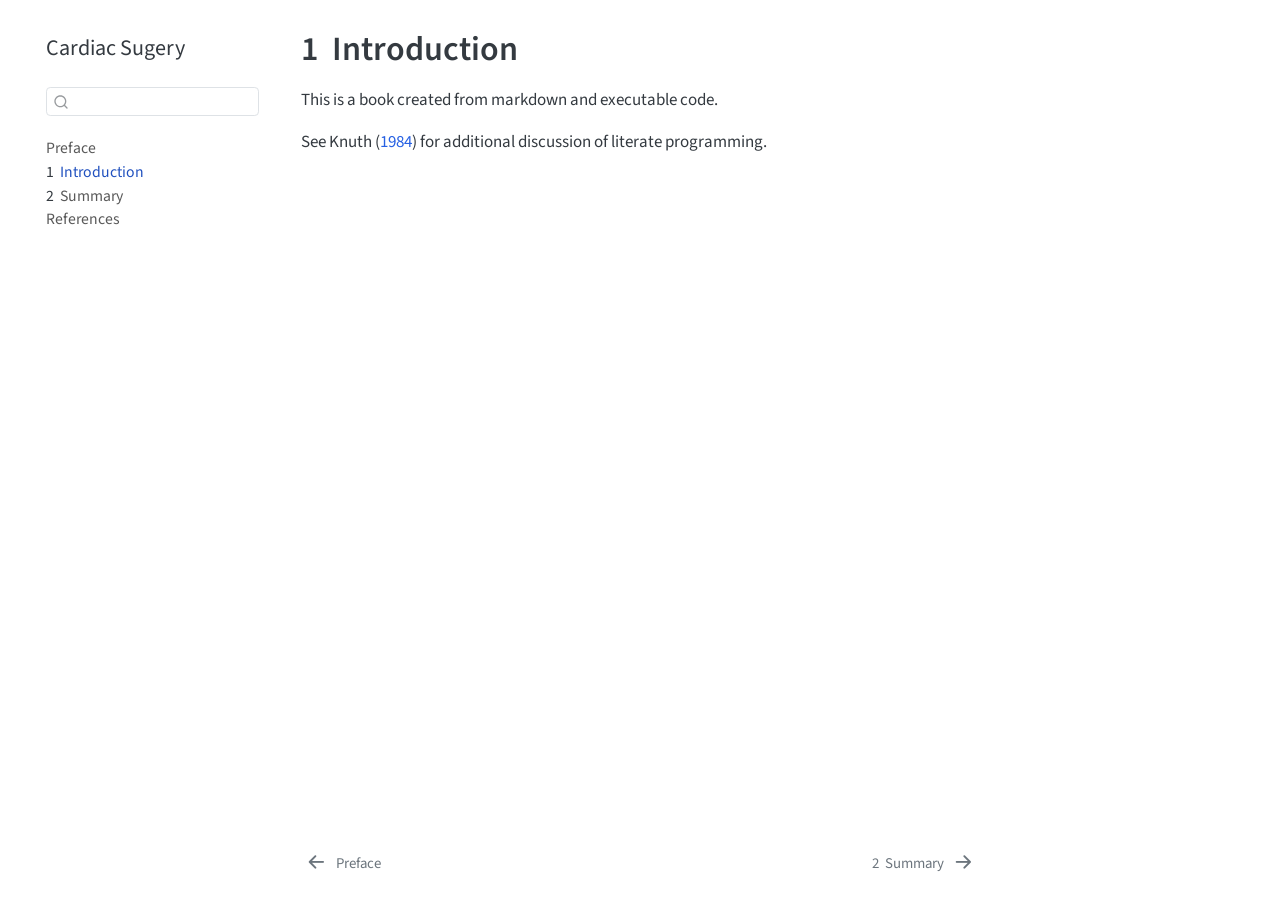
<file: intro.html>
<!DOCTYPE html>
<html xmlns="http://www.w3.org/1999/xhtml" lang="en" xml:lang="en"><head>

<meta charset="utf-8">
<meta name="generator" content="quarto-1.9.31">

<meta name="viewport" content="width=device-width, initial-scale=1.0, user-scalable=yes">


<title>1&nbsp; Introduction – Cardiac Sugery</title>
<style>
/* Default styles provided by pandoc.
** See https://pandoc.org/MANUAL.html#variables-for-html for config info.
*/
code{white-space: pre-wrap;}
span.smallcaps{font-variant: small-caps;}
div.columns{display: flex; gap: min(4vw, 1.5em);}
div.column{flex: auto; overflow-x: auto;}
div.hanging-indent{margin-left: 1.5em; text-indent: -1.5em;}
ul.task-list{list-style: none;}
ul.task-list li input[type="checkbox"] {
  width: 0.8em;
  margin: 0 0.8em 0.2em -1em; /* quarto-specific, see https://github.com/quarto-dev/quarto-cli/issues/4556 */ 
  vertical-align: middle;
}
/* CSS for citations */
div.csl-bib-body { }
div.csl-entry {
  clear: both;
}
.hanging-indent div.csl-entry {
  margin-left:2em;
  text-indent:-2em;
}
div.csl-left-margin {
  min-width:2em;
  float:left;
}
div.csl-right-inline {
  margin-left:2em;
  padding-left:1em;
}
div.csl-indent {
  margin-left: 2em;
}</style>


<script src="site_libs/quarto-nav/quarto-nav.js"></script>
<script src="site_libs/quarto-nav/headroom.min.js"></script>
<script src="site_libs/clipboard/clipboard.min.js"></script>
<script src="site_libs/quarto-search/autocomplete.umd.js"></script>
<script src="site_libs/quarto-search/fuse.min.js"></script>
<script src="site_libs/quarto-search/quarto-search.js"></script>
<meta name="quarto:offset" content="./">
<link href="./summary.html" rel="next">
<link href="./index.html" rel="prev">
<script src="site_libs/quarto-html/quarto.js" type="module"></script>
<script src="site_libs/quarto-html/tabsets/tabsets.js" type="module"></script>
<script src="site_libs/quarto-html/popper.min.js"></script>
<script src="site_libs/quarto-html/tippy.umd.min.js"></script>
<script src="site_libs/quarto-html/anchor.min.js"></script>
<link href="site_libs/quarto-html/tippy.css" rel="stylesheet">
<link href="site_libs/quarto-html/quarto-syntax-highlighting-7c69b197886ae2a34062761d21e44731.css" rel="stylesheet" id="quarto-text-highlighting-styles">
<script src="site_libs/bootstrap/bootstrap.min.js"></script>
<link href="site_libs/bootstrap/bootstrap-icons.css" rel="stylesheet">
<link href="site_libs/bootstrap/bootstrap-d4045b4b44353af52047be16ea78c96f.min.css" rel="stylesheet" append-hash="true" id="quarto-bootstrap" data-mode="light">
<script id="quarto-search-options" type="application/json">{
  "location": "sidebar",
  "copy-button": false,
  "collapse-after": 3,
  "panel-placement": "start",
  "type": "textbox",
  "limit": 50,
  "keyboard-shortcut": [
    "f",
    "/",
    "s"
  ],
  "show-item-context": false,
  "language": {
    "search-no-results-text": "No results",
    "search-matching-documents-text": "matching documents",
    "search-copy-link-title": "Copy link to search",
    "search-hide-matches-text": "Hide additional matches",
    "search-more-match-text": "more match in this document",
    "search-more-matches-text": "more matches in this document",
    "search-clear-button-title": "Clear",
    "search-text-placeholder": "",
    "search-detached-cancel-button-title": "Cancel",
    "search-submit-button-title": "Submit",
    "search-label": "Search"
  }
}</script>


</head>

<body class="nav-sidebar floating quarto-light">

<div id="quarto-search-results"></div>
  <header id="quarto-header" class="headroom fixed-top">
  <nav class="quarto-secondary-nav">
    <div class="container-fluid d-flex">
      <button type="button" class="quarto-btn-toggle btn" data-bs-toggle="collapse" role="button" data-bs-target=".quarto-sidebar-collapse-item" aria-controls="quarto-sidebar" aria-expanded="false" aria-label="Toggle sidebar navigation" onclick="if (window.quartoToggleHeadroom) { window.quartoToggleHeadroom(); }">
        <i class="bi bi-layout-text-sidebar-reverse"></i>
      </button>
        <nav class="quarto-page-breadcrumbs" aria-label="breadcrumb"><ol class="breadcrumb"><li class="breadcrumb-item"><a href="./intro.html"><span class="chapter-number">1</span>&nbsp; <span class="chapter-title">Introduction</span></a></li></ol></nav>
        <a class="flex-grow-1" role="navigation" data-bs-toggle="collapse" data-bs-target=".quarto-sidebar-collapse-item" aria-controls="quarto-sidebar" aria-expanded="false" aria-label="Toggle sidebar navigation" onclick="if (window.quartoToggleHeadroom) { window.quartoToggleHeadroom(); }">      
        </a>
      <button type="button" class="btn quarto-search-button" aria-label="Search" onclick="window.quartoOpenSearch();">
        <i class="bi bi-search"></i>
      </button>
    </div>
  </nav>
</header>
<!-- content -->
<div id="quarto-content" class="quarto-container page-columns page-rows-contents page-layout-article">
<!-- sidebar -->
  <nav id="quarto-sidebar" class="sidebar collapse collapse-horizontal quarto-sidebar-collapse-item sidebar-navigation floating overflow-auto">
    <div class="pt-lg-2 mt-2 text-left sidebar-header">
    <div class="sidebar-title mb-0 py-0">
      <a href="./">Cardiac Sugery</a> 
    </div>
      </div>
        <div class="mt-2 flex-shrink-0 align-items-center">
        <div class="sidebar-search">
        <div id="quarto-search" class="" title="Search"></div>
        </div>
        </div>
    <div class="sidebar-menu-container"> 
    <ul class="list-unstyled mt-1">
        <li class="sidebar-item">
  <div class="sidebar-item-container"> 
  <a href="./index.html" class="sidebar-item-text sidebar-link">
 <span class="menu-text">Preface</span></a>
  </div>
</li>
        <li class="sidebar-item">
  <div class="sidebar-item-container"> 
  <a href="./intro.html" class="sidebar-item-text sidebar-link active">
 <span class="menu-text"><span class="chapter-number">1</span>&nbsp; <span class="chapter-title">Introduction</span></span></a>
  </div>
</li>
        <li class="sidebar-item">
  <div class="sidebar-item-container"> 
  <a href="./summary.html" class="sidebar-item-text sidebar-link">
 <span class="menu-text"><span class="chapter-number">2</span>&nbsp; <span class="chapter-title">Summary</span></span></a>
  </div>
</li>
        <li class="sidebar-item">
  <div class="sidebar-item-container"> 
  <a href="./references.html" class="sidebar-item-text sidebar-link">
 <span class="menu-text">References</span></a>
  </div>
</li>
    </ul>
    </div>
</nav>
<div id="quarto-sidebar-glass" class="quarto-sidebar-collapse-item" data-bs-toggle="collapse" data-bs-target=".quarto-sidebar-collapse-item"></div>
<!-- margin-sidebar -->
    <div id="quarto-margin-sidebar" class="sidebar margin-sidebar zindex-bottom">
        
    </div>
<!-- main -->
<main class="content" id="quarto-document-content">

<header id="title-block-header" class="quarto-title-block default">
<div class="quarto-title">
<h1 class="title"><span class="chapter-number">1</span>&nbsp; <span class="chapter-title">Introduction</span></h1>
</div>



<div class="quarto-title-meta">

    
  
    
  </div>
  


</header>


<p>This is a book created from markdown and executable code.</p>
<p>See <span class="citation" data-cites="knuth84">Knuth (<a href="references.html#ref-knuth84" role="doc-biblioref">1984</a>)</span> for additional discussion of literate programming.</p>


<div id="refs" class="references csl-bib-body hanging-indent" role="list" style="display: none">
<div id="ref-knuth84" class="csl-entry" role="listitem">
Knuth, Donald E. 1984. <span>“Literate Programming.”</span> <em>Comput. J.</em> (USA) 27 (2): 97–111. <a href="https://doi.org/10.1093/comjnl/27.2.97">https://doi.org/10.1093/comjnl/27.2.97</a>.
</div>
</div>

</main> <!-- /main -->
<script id="quarto-html-after-body" type="application/javascript">
  window.document.addEventListener("DOMContentLoaded", function (event) {
    const icon = "";
    const anchorJS = new window.AnchorJS();
    anchorJS.options = {
      placement: 'right',
      icon: icon
    };
    anchorJS.add('.anchored');
    const isCodeAnnotation = (el) => {
      for (const clz of el.classList) {
        if (clz.startsWith('code-annotation-')) {                     
          return true;
        }
      }
      return false;
    }
    const onCopySuccess = function(e) {
      // button target
      const button = e.trigger;
      // don't keep focus
      button.blur();
      // flash "checked"
      button.classList.add('code-copy-button-checked');
      var currentTitle = button.getAttribute("title");
      button.setAttribute("title", "Copied!");
      let tooltip;
      if (window.bootstrap) {
        button.setAttribute("data-bs-toggle", "tooltip");
        button.setAttribute("data-bs-placement", "left");
        button.setAttribute("data-bs-title", "Copied!");
        tooltip = new bootstrap.Tooltip(button, 
          { trigger: "manual", 
            customClass: "code-copy-button-tooltip",
            offset: [0, -8]});
        tooltip.show();    
      }
      setTimeout(function() {
        if (tooltip) {
          tooltip.hide();
          button.removeAttribute("data-bs-title");
          button.removeAttribute("data-bs-toggle");
          button.removeAttribute("data-bs-placement");
        }
        button.setAttribute("title", currentTitle);
        button.classList.remove('code-copy-button-checked');
      }, 1000);
      // clear code selection
      e.clearSelection();
    }
    const getTextToCopy = function(trigger) {
      const outerScaffold = trigger.parentElement.cloneNode(true);
      const codeEl = outerScaffold.querySelector('code');
      for (const childEl of codeEl.children) {
        if (isCodeAnnotation(childEl)) {
          childEl.remove();
        }
      }
      return codeEl.innerText;
    }
    const clipboard = new window.ClipboardJS('.code-copy-button:not([data-in-quarto-modal])', {
      text: getTextToCopy
    });
    clipboard.on('success', onCopySuccess);
    if (window.document.getElementById('quarto-embedded-source-code-modal')) {
      const clipboardModal = new window.ClipboardJS('.code-copy-button[data-in-quarto-modal]', {
        text: getTextToCopy,
        container: window.document.getElementById('quarto-embedded-source-code-modal')
      });
      clipboardModal.on('success', onCopySuccess);
    }
      var localhostRegex = new RegExp(/^(?:http|https):\/\/localhost\:?[0-9]*\//);
      var mailtoRegex = new RegExp(/^mailto:/);
        var filterRegex = new RegExp('/' + window.location.host + '/');
      var isInternal = (href) => {
          return filterRegex.test(href) || localhostRegex.test(href) || mailtoRegex.test(href);
      }
      // Inspect non-navigation links and adorn them if external
     var links = window.document.querySelectorAll('a[href]:not(.nav-link):not(.navbar-brand):not(.toc-action):not(.sidebar-link):not(.sidebar-item-toggle):not(.pagination-link):not(.no-external):not([aria-hidden]):not(.dropdown-item):not(.quarto-navigation-tool):not(.about-link)');
      for (var i=0; i<links.length; i++) {
        const link = links[i];
        if (!isInternal(link.href)) {
          // undo the damage that might have been done by quarto-nav.js in the case of
          // links that we want to consider external
          if (link.dataset.originalHref !== undefined) {
            link.href = link.dataset.originalHref;
          }
        }
      }
    function tippyHover(el, contentFn, onTriggerFn, onUntriggerFn) {
      const config = {
        allowHTML: true,
        maxWidth: 500,
        delay: 100,
        arrow: false,
        appendTo: function(el) {
            return el.parentElement;
        },
        interactive: true,
        interactiveBorder: 10,
        theme: 'quarto',
        placement: 'bottom-start',
      };
      if (contentFn) {
        config.content = contentFn;
      }
      if (onTriggerFn) {
        config.onTrigger = onTriggerFn;
      }
      if (onUntriggerFn) {
        config.onUntrigger = onUntriggerFn;
      }
      window.tippy(el, config); 
    }
    const noterefs = window.document.querySelectorAll('a[role="doc-noteref"]');
    for (var i=0; i<noterefs.length; i++) {
      const ref = noterefs[i];
      tippyHover(ref, function() {
        // use id or data attribute instead here
        let href = ref.getAttribute('data-footnote-href') || ref.getAttribute('href');
        try { href = new URL(href).hash; } catch {}
        const id = href.replace(/^#\/?/, "");
        const note = window.document.getElementById(id);
        if (note) {
          return note.innerHTML;
        } else {
          return "";
        }
      });
    }
    const xrefs = window.document.querySelectorAll('a.quarto-xref');
    const processXRef = (id, note) => {
      // Strip column container classes
      const stripColumnClz = (el) => {
        el.classList.remove("page-full", "page-columns");
        if (el.children) {
          for (const child of el.children) {
            stripColumnClz(child);
          }
        }
      }
      stripColumnClz(note)
      if (id === null || id.startsWith('sec-')) {
        // Special case sections, only their first couple elements
        const container = document.createElement("div");
        if (note.children && note.children.length > 2) {
          container.appendChild(note.children[0].cloneNode(true));
          for (let i = 1; i < note.children.length; i++) {
            const child = note.children[i];
            if (child.tagName === "P" && child.innerText === "") {
              continue;
            } else {
              container.appendChild(child.cloneNode(true));
              break;
            }
          }
          if (window.Quarto?.typesetMath) {
            window.Quarto.typesetMath(container);
          }
          return container.innerHTML
        } else {
          if (window.Quarto?.typesetMath) {
            window.Quarto.typesetMath(note);
          }
          return note.innerHTML;
        }
      } else {
        // Remove any anchor links if they are present
        const anchorLink = note.querySelector('a.anchorjs-link');
        if (anchorLink) {
          anchorLink.remove();
        }
        if (window.Quarto?.typesetMath) {
          window.Quarto.typesetMath(note);
        }
        if (note.classList.contains("callout")) {
          return note.outerHTML;
        } else {
          return note.innerHTML;
        }
      }
    }
    for (var i=0; i<xrefs.length; i++) {
      const xref = xrefs[i];
      tippyHover(xref, undefined, function(instance) {
        instance.disable();
        let url = xref.getAttribute('href');
        let hash = undefined; 
        if (url.startsWith('#')) {
          hash = url;
        } else {
          try { hash = new URL(url).hash; } catch {}
        }
        if (hash) {
          const id = hash.replace(/^#\/?/, "");
          const note = window.document.getElementById(id);
          if (note !== null) {
            try {
              const html = processXRef(id, note.cloneNode(true));
              instance.setContent(html);
            } finally {
              instance.enable();
              instance.show();
            }
          } else {
            // See if we can fetch this
            fetch(url.split('#')[0])
            .then(res => res.text())
            .then(html => {
              const parser = new DOMParser();
              const htmlDoc = parser.parseFromString(html, "text/html");
              const note = htmlDoc.getElementById(id);
              if (note !== null) {
                const html = processXRef(id, note);
                instance.setContent(html);
              } 
            }).finally(() => {
              instance.enable();
              instance.show();
            });
          }
        } else {
          // See if we can fetch a full url (with no hash to target)
          // This is a special case and we should probably do some content thinning / targeting
          fetch(url)
          .then(res => res.text())
          .then(html => {
            const parser = new DOMParser();
            const htmlDoc = parser.parseFromString(html, "text/html");
            const note = htmlDoc.querySelector('main.content');
            if (note !== null) {
              // This should only happen for chapter cross references
              // (since there is no id in the URL)
              // remove the first header
              if (note.children.length > 0 && note.children[0].tagName === "HEADER") {
                note.children[0].remove();
              }
              const html = processXRef(null, note);
              instance.setContent(html);
            } 
          }).finally(() => {
            instance.enable();
            instance.show();
          });
        }
      }, function(instance) {
      });
    }
        let selectedAnnoteEl;
        const selectorForAnnotation = ( cell, annotation) => {
          let cellAttr = 'data-code-cell="' + cell + '"';
          let lineAttr = 'data-code-annotation="' +  annotation + '"';
          const selector = 'span[' + cellAttr + '][' + lineAttr + ']';
          return selector;
        }
        const selectCodeLines = (annoteEl) => {
          const doc = window.document;
          const targetCell = annoteEl.getAttribute("data-target-cell");
          const targetAnnotation = annoteEl.getAttribute("data-target-annotation");
          const annoteSpan = window.document.querySelector(selectorForAnnotation(targetCell, targetAnnotation));
          const lines = annoteSpan.getAttribute("data-code-lines").split(",");
          const lineIds = lines.map((line) => {
            return targetCell + "-" + line;
          })
          let top = null;
          let height = null;
          let parent = null;
          if (lineIds.length > 0) {
              //compute the position of the single el (top and bottom and make a div)
              const el = window.document.getElementById(lineIds[0]);
              top = el.offsetTop;
              height = el.offsetHeight;
              parent = el.parentElement.parentElement;
            if (lineIds.length > 1) {
              const lastEl = window.document.getElementById(lineIds[lineIds.length - 1]);
              const bottom = lastEl.offsetTop + lastEl.offsetHeight;
              height = bottom - top;
            }
            if (top !== null && height !== null && parent !== null) {
              // cook up a div (if necessary) and position it 
              let div = window.document.getElementById("code-annotation-line-highlight");
              if (div === null) {
                div = window.document.createElement("div");
                div.setAttribute("id", "code-annotation-line-highlight");
                div.style.position = 'absolute';
                parent.appendChild(div);
              }
              div.style.top = top - 2 + "px";
              div.style.height = height + 4 + "px";
              div.style.left = 0;
              let gutterDiv = window.document.getElementById("code-annotation-line-highlight-gutter");
              if (gutterDiv === null) {
                gutterDiv = window.document.createElement("div");
                gutterDiv.setAttribute("id", "code-annotation-line-highlight-gutter");
                gutterDiv.style.position = 'absolute';
                const codeCell = window.document.getElementById(targetCell);
                const gutter = codeCell.querySelector('.code-annotation-gutter');
                gutter.appendChild(gutterDiv);
              }
              gutterDiv.style.top = top - 2 + "px";
              gutterDiv.style.height = height + 4 + "px";
            }
            selectedAnnoteEl = annoteEl;
          }
        };
        const unselectCodeLines = () => {
          const elementsIds = ["code-annotation-line-highlight", "code-annotation-line-highlight-gutter"];
          elementsIds.forEach((elId) => {
            const div = window.document.getElementById(elId);
            if (div) {
              div.remove();
            }
          });
          selectedAnnoteEl = undefined;
        };
          // Handle positioning of the toggle
      window.addEventListener(
        "resize",
        throttle(() => {
          elRect = undefined;
          if (selectedAnnoteEl) {
            selectCodeLines(selectedAnnoteEl);
          }
        }, 10)
      );
      function throttle(fn, ms) {
      let throttle = false;
      let timer;
        return (...args) => {
          if(!throttle) { // first call gets through
              fn.apply(this, args);
              throttle = true;
          } else { // all the others get throttled
              if(timer) clearTimeout(timer); // cancel #2
              timer = setTimeout(() => {
                fn.apply(this, args);
                timer = throttle = false;
              }, ms);
          }
        };
      }
        // Attach click handler to the DT
        const annoteDls = window.document.querySelectorAll('dt[data-target-cell]');
        for (const annoteDlNode of annoteDls) {
          annoteDlNode.addEventListener('click', (event) => {
            const clickedEl = event.target;
            if (clickedEl !== selectedAnnoteEl) {
              unselectCodeLines();
              const activeEl = window.document.querySelector('dt[data-target-cell].code-annotation-active');
              if (activeEl) {
                activeEl.classList.remove('code-annotation-active');
              }
              selectCodeLines(clickedEl);
              clickedEl.classList.add('code-annotation-active');
            } else {
              // Unselect the line
              unselectCodeLines();
              clickedEl.classList.remove('code-annotation-active');
            }
          });
        }
    const findCites = (el) => {
      const parentEl = el.parentElement;
      if (parentEl) {
        const cites = parentEl.dataset.cites;
        if (cites) {
          return {
            el,
            cites: cites.split(' ')
          };
        } else {
          return findCites(el.parentElement)
        }
      } else {
        return undefined;
      }
    };
    var bibliorefs = window.document.querySelectorAll('a[role="doc-biblioref"]');
    for (var i=0; i<bibliorefs.length; i++) {
      const ref = bibliorefs[i];
      const citeInfo = findCites(ref);
      if (citeInfo) {
        tippyHover(citeInfo.el, function() {
          var popup = window.document.createElement('div');
          citeInfo.cites.forEach(function(cite) {
            var citeDiv = window.document.createElement('div');
            citeDiv.classList.add('hanging-indent');
            citeDiv.classList.add('csl-entry');
            var biblioDiv = window.document.getElementById('ref-' + cite);
            if (biblioDiv) {
              citeDiv.innerHTML = biblioDiv.innerHTML;
            }
            popup.appendChild(citeDiv);
          });
          return popup.innerHTML;
        });
      }
    }
  });
  </script>
<nav class="page-navigation">
  <div class="nav-page nav-page-previous">
      <a href="./index.html" class="pagination-link" aria-label="Preface">
        <i class="bi bi-arrow-left-short"></i> <span class="nav-page-text">Preface</span>
      </a>          
  </div>
  <div class="nav-page nav-page-next">
      <a href="./summary.html" class="pagination-link" aria-label="Summary">
        <span class="nav-page-text"><span class="chapter-number">2</span>&nbsp; <span class="chapter-title">Summary</span></span> <i class="bi bi-arrow-right-short"></i>
      </a>
  </div>
</nav>
</div> <!-- /content -->




</body></html>
</file>
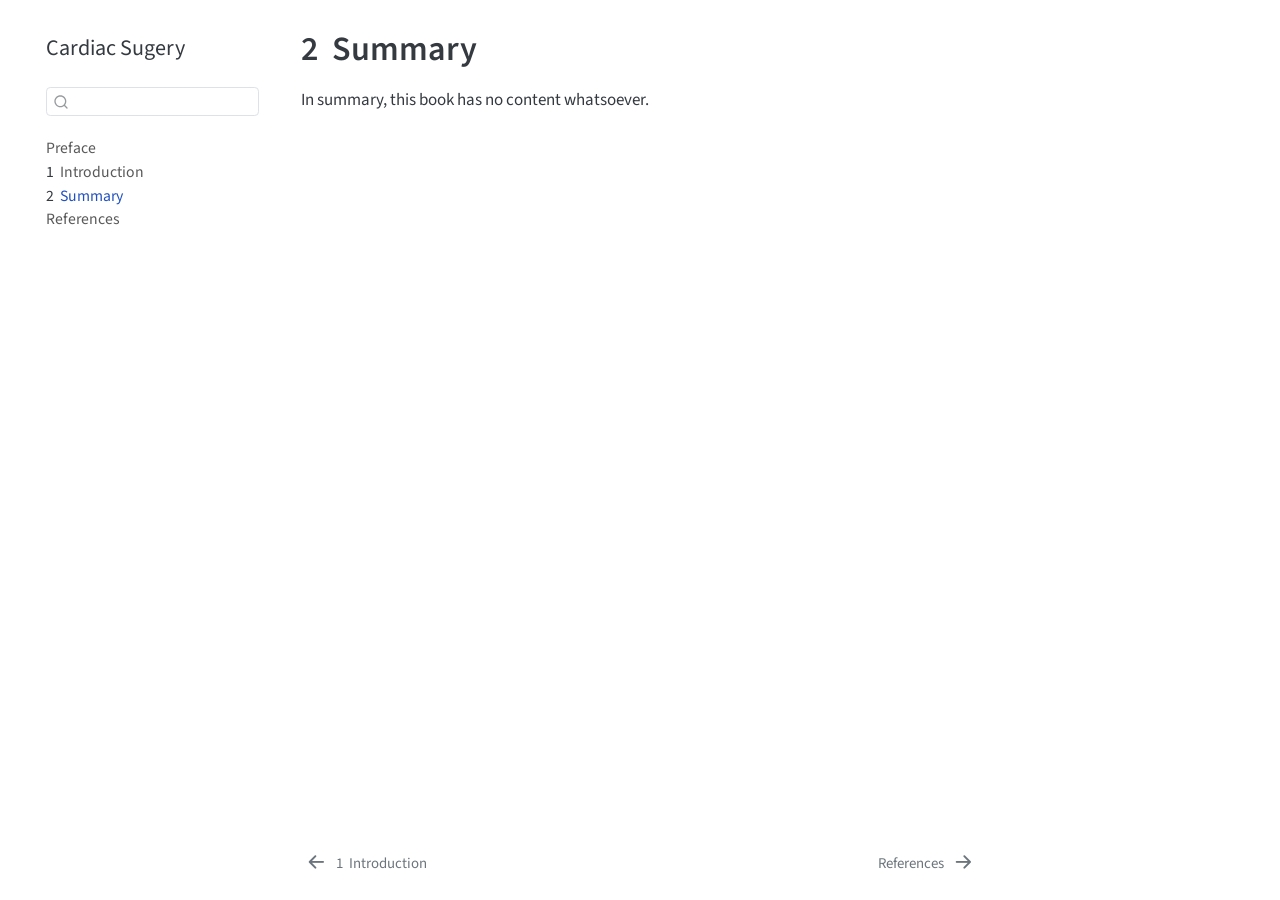
<file: summary.html>
<!DOCTYPE html>
<html xmlns="http://www.w3.org/1999/xhtml" lang="en" xml:lang="en"><head>

<meta charset="utf-8">
<meta name="generator" content="quarto-1.9.31">

<meta name="viewport" content="width=device-width, initial-scale=1.0, user-scalable=yes">


<title>2&nbsp; Summary – Cardiac Sugery</title>
<style>
/* Default styles provided by pandoc.
** See https://pandoc.org/MANUAL.html#variables-for-html for config info.
*/
code{white-space: pre-wrap;}
span.smallcaps{font-variant: small-caps;}
div.columns{display: flex; gap: min(4vw, 1.5em);}
div.column{flex: auto; overflow-x: auto;}
div.hanging-indent{margin-left: 1.5em; text-indent: -1.5em;}
ul.task-list{list-style: none;}
ul.task-list li input[type="checkbox"] {
  width: 0.8em;
  margin: 0 0.8em 0.2em -1em; /* quarto-specific, see https://github.com/quarto-dev/quarto-cli/issues/4556 */ 
  vertical-align: middle;
}
</style>


<script src="site_libs/quarto-nav/quarto-nav.js"></script>
<script src="site_libs/quarto-nav/headroom.min.js"></script>
<script src="site_libs/clipboard/clipboard.min.js"></script>
<script src="site_libs/quarto-search/autocomplete.umd.js"></script>
<script src="site_libs/quarto-search/fuse.min.js"></script>
<script src="site_libs/quarto-search/quarto-search.js"></script>
<meta name="quarto:offset" content="./">
<link href="./references.html" rel="next">
<link href="./intro.html" rel="prev">
<script src="site_libs/quarto-html/quarto.js" type="module"></script>
<script src="site_libs/quarto-html/tabsets/tabsets.js" type="module"></script>
<script src="site_libs/quarto-html/popper.min.js"></script>
<script src="site_libs/quarto-html/tippy.umd.min.js"></script>
<script src="site_libs/quarto-html/anchor.min.js"></script>
<link href="site_libs/quarto-html/tippy.css" rel="stylesheet">
<link href="site_libs/quarto-html/quarto-syntax-highlighting-7c69b197886ae2a34062761d21e44731.css" rel="stylesheet" id="quarto-text-highlighting-styles">
<script src="site_libs/bootstrap/bootstrap.min.js"></script>
<link href="site_libs/bootstrap/bootstrap-icons.css" rel="stylesheet">
<link href="site_libs/bootstrap/bootstrap-d4045b4b44353af52047be16ea78c96f.min.css" rel="stylesheet" append-hash="true" id="quarto-bootstrap" data-mode="light">
<script id="quarto-search-options" type="application/json">{
  "location": "sidebar",
  "copy-button": false,
  "collapse-after": 3,
  "panel-placement": "start",
  "type": "textbox",
  "limit": 50,
  "keyboard-shortcut": [
    "f",
    "/",
    "s"
  ],
  "show-item-context": false,
  "language": {
    "search-no-results-text": "No results",
    "search-matching-documents-text": "matching documents",
    "search-copy-link-title": "Copy link to search",
    "search-hide-matches-text": "Hide additional matches",
    "search-more-match-text": "more match in this document",
    "search-more-matches-text": "more matches in this document",
    "search-clear-button-title": "Clear",
    "search-text-placeholder": "",
    "search-detached-cancel-button-title": "Cancel",
    "search-submit-button-title": "Submit",
    "search-label": "Search"
  }
}</script>


</head>

<body class="nav-sidebar floating quarto-light">

<div id="quarto-search-results"></div>
  <header id="quarto-header" class="headroom fixed-top">
  <nav class="quarto-secondary-nav">
    <div class="container-fluid d-flex">
      <button type="button" class="quarto-btn-toggle btn" data-bs-toggle="collapse" role="button" data-bs-target=".quarto-sidebar-collapse-item" aria-controls="quarto-sidebar" aria-expanded="false" aria-label="Toggle sidebar navigation" onclick="if (window.quartoToggleHeadroom) { window.quartoToggleHeadroom(); }">
        <i class="bi bi-layout-text-sidebar-reverse"></i>
      </button>
        <nav class="quarto-page-breadcrumbs" aria-label="breadcrumb"><ol class="breadcrumb"><li class="breadcrumb-item"><a href="./summary.html"><span class="chapter-number">2</span>&nbsp; <span class="chapter-title">Summary</span></a></li></ol></nav>
        <a class="flex-grow-1" role="navigation" data-bs-toggle="collapse" data-bs-target=".quarto-sidebar-collapse-item" aria-controls="quarto-sidebar" aria-expanded="false" aria-label="Toggle sidebar navigation" onclick="if (window.quartoToggleHeadroom) { window.quartoToggleHeadroom(); }">      
        </a>
      <button type="button" class="btn quarto-search-button" aria-label="Search" onclick="window.quartoOpenSearch();">
        <i class="bi bi-search"></i>
      </button>
    </div>
  </nav>
</header>
<!-- content -->
<div id="quarto-content" class="quarto-container page-columns page-rows-contents page-layout-article">
<!-- sidebar -->
  <nav id="quarto-sidebar" class="sidebar collapse collapse-horizontal quarto-sidebar-collapse-item sidebar-navigation floating overflow-auto">
    <div class="pt-lg-2 mt-2 text-left sidebar-header">
    <div class="sidebar-title mb-0 py-0">
      <a href="./">Cardiac Sugery</a> 
    </div>
      </div>
        <div class="mt-2 flex-shrink-0 align-items-center">
        <div class="sidebar-search">
        <div id="quarto-search" class="" title="Search"></div>
        </div>
        </div>
    <div class="sidebar-menu-container"> 
    <ul class="list-unstyled mt-1">
        <li class="sidebar-item">
  <div class="sidebar-item-container"> 
  <a href="./index.html" class="sidebar-item-text sidebar-link">
 <span class="menu-text">Preface</span></a>
  </div>
</li>
        <li class="sidebar-item">
  <div class="sidebar-item-container"> 
  <a href="./intro.html" class="sidebar-item-text sidebar-link">
 <span class="menu-text"><span class="chapter-number">1</span>&nbsp; <span class="chapter-title">Introduction</span></span></a>
  </div>
</li>
        <li class="sidebar-item">
  <div class="sidebar-item-container"> 
  <a href="./summary.html" class="sidebar-item-text sidebar-link active">
 <span class="menu-text"><span class="chapter-number">2</span>&nbsp; <span class="chapter-title">Summary</span></span></a>
  </div>
</li>
        <li class="sidebar-item">
  <div class="sidebar-item-container"> 
  <a href="./references.html" class="sidebar-item-text sidebar-link">
 <span class="menu-text">References</span></a>
  </div>
</li>
    </ul>
    </div>
</nav>
<div id="quarto-sidebar-glass" class="quarto-sidebar-collapse-item" data-bs-toggle="collapse" data-bs-target=".quarto-sidebar-collapse-item"></div>
<!-- margin-sidebar -->
    <div id="quarto-margin-sidebar" class="sidebar margin-sidebar zindex-bottom">
        
    </div>
<!-- main -->
<main class="content" id="quarto-document-content">

<header id="title-block-header" class="quarto-title-block default">
<div class="quarto-title">
<h1 class="title"><span class="chapter-number">2</span>&nbsp; <span class="chapter-title">Summary</span></h1>
</div>



<div class="quarto-title-meta">

    
  
    
  </div>
  


</header>


<p>In summary, this book has no content whatsoever.</p>



</main> <!-- /main -->
<script id="quarto-html-after-body" type="application/javascript">
  window.document.addEventListener("DOMContentLoaded", function (event) {
    const icon = "";
    const anchorJS = new window.AnchorJS();
    anchorJS.options = {
      placement: 'right',
      icon: icon
    };
    anchorJS.add('.anchored');
    const isCodeAnnotation = (el) => {
      for (const clz of el.classList) {
        if (clz.startsWith('code-annotation-')) {                     
          return true;
        }
      }
      return false;
    }
    const onCopySuccess = function(e) {
      // button target
      const button = e.trigger;
      // don't keep focus
      button.blur();
      // flash "checked"
      button.classList.add('code-copy-button-checked');
      var currentTitle = button.getAttribute("title");
      button.setAttribute("title", "Copied!");
      let tooltip;
      if (window.bootstrap) {
        button.setAttribute("data-bs-toggle", "tooltip");
        button.setAttribute("data-bs-placement", "left");
        button.setAttribute("data-bs-title", "Copied!");
        tooltip = new bootstrap.Tooltip(button, 
          { trigger: "manual", 
            customClass: "code-copy-button-tooltip",
            offset: [0, -8]});
        tooltip.show();    
      }
      setTimeout(function() {
        if (tooltip) {
          tooltip.hide();
          button.removeAttribute("data-bs-title");
          button.removeAttribute("data-bs-toggle");
          button.removeAttribute("data-bs-placement");
        }
        button.setAttribute("title", currentTitle);
        button.classList.remove('code-copy-button-checked');
      }, 1000);
      // clear code selection
      e.clearSelection();
    }
    const getTextToCopy = function(trigger) {
      const outerScaffold = trigger.parentElement.cloneNode(true);
      const codeEl = outerScaffold.querySelector('code');
      for (const childEl of codeEl.children) {
        if (isCodeAnnotation(childEl)) {
          childEl.remove();
        }
      }
      return codeEl.innerText;
    }
    const clipboard = new window.ClipboardJS('.code-copy-button:not([data-in-quarto-modal])', {
      text: getTextToCopy
    });
    clipboard.on('success', onCopySuccess);
    if (window.document.getElementById('quarto-embedded-source-code-modal')) {
      const clipboardModal = new window.ClipboardJS('.code-copy-button[data-in-quarto-modal]', {
        text: getTextToCopy,
        container: window.document.getElementById('quarto-embedded-source-code-modal')
      });
      clipboardModal.on('success', onCopySuccess);
    }
      var localhostRegex = new RegExp(/^(?:http|https):\/\/localhost\:?[0-9]*\//);
      var mailtoRegex = new RegExp(/^mailto:/);
        var filterRegex = new RegExp('/' + window.location.host + '/');
      var isInternal = (href) => {
          return filterRegex.test(href) || localhostRegex.test(href) || mailtoRegex.test(href);
      }
      // Inspect non-navigation links and adorn them if external
     var links = window.document.querySelectorAll('a[href]:not(.nav-link):not(.navbar-brand):not(.toc-action):not(.sidebar-link):not(.sidebar-item-toggle):not(.pagination-link):not(.no-external):not([aria-hidden]):not(.dropdown-item):not(.quarto-navigation-tool):not(.about-link)');
      for (var i=0; i<links.length; i++) {
        const link = links[i];
        if (!isInternal(link.href)) {
          // undo the damage that might have been done by quarto-nav.js in the case of
          // links that we want to consider external
          if (link.dataset.originalHref !== undefined) {
            link.href = link.dataset.originalHref;
          }
        }
      }
    function tippyHover(el, contentFn, onTriggerFn, onUntriggerFn) {
      const config = {
        allowHTML: true,
        maxWidth: 500,
        delay: 100,
        arrow: false,
        appendTo: function(el) {
            return el.parentElement;
        },
        interactive: true,
        interactiveBorder: 10,
        theme: 'quarto',
        placement: 'bottom-start',
      };
      if (contentFn) {
        config.content = contentFn;
      }
      if (onTriggerFn) {
        config.onTrigger = onTriggerFn;
      }
      if (onUntriggerFn) {
        config.onUntrigger = onUntriggerFn;
      }
      window.tippy(el, config); 
    }
    const noterefs = window.document.querySelectorAll('a[role="doc-noteref"]');
    for (var i=0; i<noterefs.length; i++) {
      const ref = noterefs[i];
      tippyHover(ref, function() {
        // use id or data attribute instead here
        let href = ref.getAttribute('data-footnote-href') || ref.getAttribute('href');
        try { href = new URL(href).hash; } catch {}
        const id = href.replace(/^#\/?/, "");
        const note = window.document.getElementById(id);
        if (note) {
          return note.innerHTML;
        } else {
          return "";
        }
      });
    }
    const xrefs = window.document.querySelectorAll('a.quarto-xref');
    const processXRef = (id, note) => {
      // Strip column container classes
      const stripColumnClz = (el) => {
        el.classList.remove("page-full", "page-columns");
        if (el.children) {
          for (const child of el.children) {
            stripColumnClz(child);
          }
        }
      }
      stripColumnClz(note)
      if (id === null || id.startsWith('sec-')) {
        // Special case sections, only their first couple elements
        const container = document.createElement("div");
        if (note.children && note.children.length > 2) {
          container.appendChild(note.children[0].cloneNode(true));
          for (let i = 1; i < note.children.length; i++) {
            const child = note.children[i];
            if (child.tagName === "P" && child.innerText === "") {
              continue;
            } else {
              container.appendChild(child.cloneNode(true));
              break;
            }
          }
          if (window.Quarto?.typesetMath) {
            window.Quarto.typesetMath(container);
          }
          return container.innerHTML
        } else {
          if (window.Quarto?.typesetMath) {
            window.Quarto.typesetMath(note);
          }
          return note.innerHTML;
        }
      } else {
        // Remove any anchor links if they are present
        const anchorLink = note.querySelector('a.anchorjs-link');
        if (anchorLink) {
          anchorLink.remove();
        }
        if (window.Quarto?.typesetMath) {
          window.Quarto.typesetMath(note);
        }
        if (note.classList.contains("callout")) {
          return note.outerHTML;
        } else {
          return note.innerHTML;
        }
      }
    }
    for (var i=0; i<xrefs.length; i++) {
      const xref = xrefs[i];
      tippyHover(xref, undefined, function(instance) {
        instance.disable();
        let url = xref.getAttribute('href');
        let hash = undefined; 
        if (url.startsWith('#')) {
          hash = url;
        } else {
          try { hash = new URL(url).hash; } catch {}
        }
        if (hash) {
          const id = hash.replace(/^#\/?/, "");
          const note = window.document.getElementById(id);
          if (note !== null) {
            try {
              const html = processXRef(id, note.cloneNode(true));
              instance.setContent(html);
            } finally {
              instance.enable();
              instance.show();
            }
          } else {
            // See if we can fetch this
            fetch(url.split('#')[0])
            .then(res => res.text())
            .then(html => {
              const parser = new DOMParser();
              const htmlDoc = parser.parseFromString(html, "text/html");
              const note = htmlDoc.getElementById(id);
              if (note !== null) {
                const html = processXRef(id, note);
                instance.setContent(html);
              } 
            }).finally(() => {
              instance.enable();
              instance.show();
            });
          }
        } else {
          // See if we can fetch a full url (with no hash to target)
          // This is a special case and we should probably do some content thinning / targeting
          fetch(url)
          .then(res => res.text())
          .then(html => {
            const parser = new DOMParser();
            const htmlDoc = parser.parseFromString(html, "text/html");
            const note = htmlDoc.querySelector('main.content');
            if (note !== null) {
              // This should only happen for chapter cross references
              // (since there is no id in the URL)
              // remove the first header
              if (note.children.length > 0 && note.children[0].tagName === "HEADER") {
                note.children[0].remove();
              }
              const html = processXRef(null, note);
              instance.setContent(html);
            } 
          }).finally(() => {
            instance.enable();
            instance.show();
          });
        }
      }, function(instance) {
      });
    }
        let selectedAnnoteEl;
        const selectorForAnnotation = ( cell, annotation) => {
          let cellAttr = 'data-code-cell="' + cell + '"';
          let lineAttr = 'data-code-annotation="' +  annotation + '"';
          const selector = 'span[' + cellAttr + '][' + lineAttr + ']';
          return selector;
        }
        const selectCodeLines = (annoteEl) => {
          const doc = window.document;
          const targetCell = annoteEl.getAttribute("data-target-cell");
          const targetAnnotation = annoteEl.getAttribute("data-target-annotation");
          const annoteSpan = window.document.querySelector(selectorForAnnotation(targetCell, targetAnnotation));
          const lines = annoteSpan.getAttribute("data-code-lines").split(",");
          const lineIds = lines.map((line) => {
            return targetCell + "-" + line;
          })
          let top = null;
          let height = null;
          let parent = null;
          if (lineIds.length > 0) {
              //compute the position of the single el (top and bottom and make a div)
              const el = window.document.getElementById(lineIds[0]);
              top = el.offsetTop;
              height = el.offsetHeight;
              parent = el.parentElement.parentElement;
            if (lineIds.length > 1) {
              const lastEl = window.document.getElementById(lineIds[lineIds.length - 1]);
              const bottom = lastEl.offsetTop + lastEl.offsetHeight;
              height = bottom - top;
            }
            if (top !== null && height !== null && parent !== null) {
              // cook up a div (if necessary) and position it 
              let div = window.document.getElementById("code-annotation-line-highlight");
              if (div === null) {
                div = window.document.createElement("div");
                div.setAttribute("id", "code-annotation-line-highlight");
                div.style.position = 'absolute';
                parent.appendChild(div);
              }
              div.style.top = top - 2 + "px";
              div.style.height = height + 4 + "px";
              div.style.left = 0;
              let gutterDiv = window.document.getElementById("code-annotation-line-highlight-gutter");
              if (gutterDiv === null) {
                gutterDiv = window.document.createElement("div");
                gutterDiv.setAttribute("id", "code-annotation-line-highlight-gutter");
                gutterDiv.style.position = 'absolute';
                const codeCell = window.document.getElementById(targetCell);
                const gutter = codeCell.querySelector('.code-annotation-gutter');
                gutter.appendChild(gutterDiv);
              }
              gutterDiv.style.top = top - 2 + "px";
              gutterDiv.style.height = height + 4 + "px";
            }
            selectedAnnoteEl = annoteEl;
          }
        };
        const unselectCodeLines = () => {
          const elementsIds = ["code-annotation-line-highlight", "code-annotation-line-highlight-gutter"];
          elementsIds.forEach((elId) => {
            const div = window.document.getElementById(elId);
            if (div) {
              div.remove();
            }
          });
          selectedAnnoteEl = undefined;
        };
          // Handle positioning of the toggle
      window.addEventListener(
        "resize",
        throttle(() => {
          elRect = undefined;
          if (selectedAnnoteEl) {
            selectCodeLines(selectedAnnoteEl);
          }
        }, 10)
      );
      function throttle(fn, ms) {
      let throttle = false;
      let timer;
        return (...args) => {
          if(!throttle) { // first call gets through
              fn.apply(this, args);
              throttle = true;
          } else { // all the others get throttled
              if(timer) clearTimeout(timer); // cancel #2
              timer = setTimeout(() => {
                fn.apply(this, args);
                timer = throttle = false;
              }, ms);
          }
        };
      }
        // Attach click handler to the DT
        const annoteDls = window.document.querySelectorAll('dt[data-target-cell]');
        for (const annoteDlNode of annoteDls) {
          annoteDlNode.addEventListener('click', (event) => {
            const clickedEl = event.target;
            if (clickedEl !== selectedAnnoteEl) {
              unselectCodeLines();
              const activeEl = window.document.querySelector('dt[data-target-cell].code-annotation-active');
              if (activeEl) {
                activeEl.classList.remove('code-annotation-active');
              }
              selectCodeLines(clickedEl);
              clickedEl.classList.add('code-annotation-active');
            } else {
              // Unselect the line
              unselectCodeLines();
              clickedEl.classList.remove('code-annotation-active');
            }
          });
        }
    const findCites = (el) => {
      const parentEl = el.parentElement;
      if (parentEl) {
        const cites = parentEl.dataset.cites;
        if (cites) {
          return {
            el,
            cites: cites.split(' ')
          };
        } else {
          return findCites(el.parentElement)
        }
      } else {
        return undefined;
      }
    };
    var bibliorefs = window.document.querySelectorAll('a[role="doc-biblioref"]');
    for (var i=0; i<bibliorefs.length; i++) {
      const ref = bibliorefs[i];
      const citeInfo = findCites(ref);
      if (citeInfo) {
        tippyHover(citeInfo.el, function() {
          var popup = window.document.createElement('div');
          citeInfo.cites.forEach(function(cite) {
            var citeDiv = window.document.createElement('div');
            citeDiv.classList.add('hanging-indent');
            citeDiv.classList.add('csl-entry');
            var biblioDiv = window.document.getElementById('ref-' + cite);
            if (biblioDiv) {
              citeDiv.innerHTML = biblioDiv.innerHTML;
            }
            popup.appendChild(citeDiv);
          });
          return popup.innerHTML;
        });
      }
    }
  });
  </script>
<nav class="page-navigation">
  <div class="nav-page nav-page-previous">
      <a href="./intro.html" class="pagination-link" aria-label="Introduction">
        <i class="bi bi-arrow-left-short"></i> <span class="nav-page-text"><span class="chapter-number">1</span>&nbsp; <span class="chapter-title">Introduction</span></span>
      </a>          
  </div>
  <div class="nav-page nav-page-next">
      <a href="./references.html" class="pagination-link" aria-label="References">
        <span class="nav-page-text">References</span> <i class="bi bi-arrow-right-short"></i>
      </a>
  </div>
</nav>
</div> <!-- /content -->




</body></html>
</file>
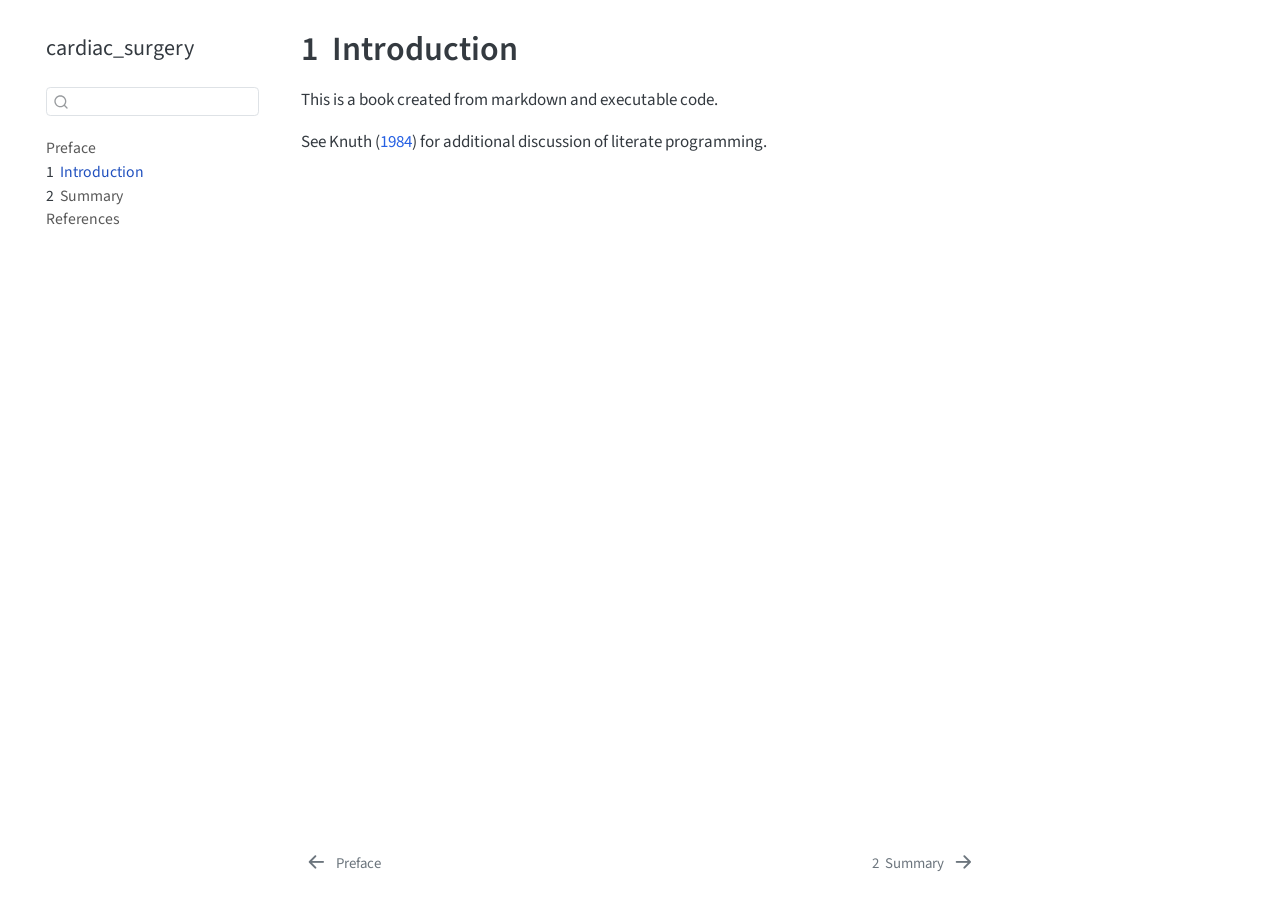
<file: _book/intro.html>
<!DOCTYPE html>
<html xmlns="http://www.w3.org/1999/xhtml" lang="en" xml:lang="en"><head>

<meta charset="utf-8">
<meta name="generator" content="quarto-1.9.31">

<meta name="viewport" content="width=device-width, initial-scale=1.0, user-scalable=yes">


<title>1&nbsp; Introduction – cardiac_surgery</title>
<style>
/* Default styles provided by pandoc.
** See https://pandoc.org/MANUAL.html#variables-for-html for config info.
*/
code{white-space: pre-wrap;}
span.smallcaps{font-variant: small-caps;}
div.columns{display: flex; gap: min(4vw, 1.5em);}
div.column{flex: auto; overflow-x: auto;}
div.hanging-indent{margin-left: 1.5em; text-indent: -1.5em;}
ul.task-list{list-style: none;}
ul.task-list li input[type="checkbox"] {
  width: 0.8em;
  margin: 0 0.8em 0.2em -1em; /* quarto-specific, see https://github.com/quarto-dev/quarto-cli/issues/4556 */ 
  vertical-align: middle;
}
/* CSS for citations */
div.csl-bib-body { }
div.csl-entry {
  clear: both;
}
.hanging-indent div.csl-entry {
  margin-left:2em;
  text-indent:-2em;
}
div.csl-left-margin {
  min-width:2em;
  float:left;
}
div.csl-right-inline {
  margin-left:2em;
  padding-left:1em;
}
div.csl-indent {
  margin-left: 2em;
}</style>


<script src="site_libs/quarto-nav/quarto-nav.js"></script>
<script src="site_libs/quarto-nav/headroom.min.js"></script>
<script src="site_libs/clipboard/clipboard.min.js"></script>
<script src="site_libs/quarto-search/autocomplete.umd.js"></script>
<script src="site_libs/quarto-search/fuse.min.js"></script>
<script src="site_libs/quarto-search/quarto-search.js"></script>
<meta name="quarto:offset" content="./">
<link href="./summary.html" rel="next">
<link href="./index.html" rel="prev">
<script src="site_libs/quarto-html/quarto.js" type="module"></script>
<script src="site_libs/quarto-html/tabsets/tabsets.js" type="module"></script>
<script src="site_libs/quarto-html/popper.min.js"></script>
<script src="site_libs/quarto-html/tippy.umd.min.js"></script>
<script src="site_libs/quarto-html/anchor.min.js"></script>
<link href="site_libs/quarto-html/tippy.css" rel="stylesheet">
<link href="site_libs/quarto-html/quarto-syntax-highlighting-7c69b197886ae2a34062761d21e44731.css" rel="stylesheet" id="quarto-text-highlighting-styles">
<script src="site_libs/bootstrap/bootstrap.min.js"></script>
<link href="site_libs/bootstrap/bootstrap-icons.css" rel="stylesheet">
<link href="site_libs/bootstrap/bootstrap-d4045b4b44353af52047be16ea78c96f.min.css" rel="stylesheet" append-hash="true" id="quarto-bootstrap" data-mode="light">
<script id="quarto-search-options" type="application/json">{
  "location": "sidebar",
  "copy-button": false,
  "collapse-after": 3,
  "panel-placement": "start",
  "type": "textbox",
  "limit": 50,
  "keyboard-shortcut": [
    "f",
    "/",
    "s"
  ],
  "show-item-context": false,
  "language": {
    "search-no-results-text": "No results",
    "search-matching-documents-text": "matching documents",
    "search-copy-link-title": "Copy link to search",
    "search-hide-matches-text": "Hide additional matches",
    "search-more-match-text": "more match in this document",
    "search-more-matches-text": "more matches in this document",
    "search-clear-button-title": "Clear",
    "search-text-placeholder": "",
    "search-detached-cancel-button-title": "Cancel",
    "search-submit-button-title": "Submit",
    "search-label": "Search"
  }
}</script>


</head>

<body class="nav-sidebar floating quarto-light">

<div id="quarto-search-results"></div>
  <header id="quarto-header" class="headroom fixed-top">
  <nav class="quarto-secondary-nav">
    <div class="container-fluid d-flex">
      <button type="button" class="quarto-btn-toggle btn" data-bs-toggle="collapse" role="button" data-bs-target=".quarto-sidebar-collapse-item" aria-controls="quarto-sidebar" aria-expanded="false" aria-label="Toggle sidebar navigation" onclick="if (window.quartoToggleHeadroom) { window.quartoToggleHeadroom(); }">
        <i class="bi bi-layout-text-sidebar-reverse"></i>
      </button>
        <nav class="quarto-page-breadcrumbs" aria-label="breadcrumb"><ol class="breadcrumb"><li class="breadcrumb-item"><a href="./intro.html"><span class="chapter-number">1</span>&nbsp; <span class="chapter-title">Introduction</span></a></li></ol></nav>
        <a class="flex-grow-1" role="navigation" data-bs-toggle="collapse" data-bs-target=".quarto-sidebar-collapse-item" aria-controls="quarto-sidebar" aria-expanded="false" aria-label="Toggle sidebar navigation" onclick="if (window.quartoToggleHeadroom) { window.quartoToggleHeadroom(); }">      
        </a>
      <button type="button" class="btn quarto-search-button" aria-label="Search" onclick="window.quartoOpenSearch();">
        <i class="bi bi-search"></i>
      </button>
    </div>
  </nav>
</header>
<!-- content -->
<div id="quarto-content" class="quarto-container page-columns page-rows-contents page-layout-article">
<!-- sidebar -->
  <nav id="quarto-sidebar" class="sidebar collapse collapse-horizontal quarto-sidebar-collapse-item sidebar-navigation floating overflow-auto">
    <div class="pt-lg-2 mt-2 text-left sidebar-header">
    <div class="sidebar-title mb-0 py-0">
      <a href="./">cardiac_surgery</a> 
    </div>
      </div>
        <div class="mt-2 flex-shrink-0 align-items-center">
        <div class="sidebar-search">
        <div id="quarto-search" class="" title="Search"></div>
        </div>
        </div>
    <div class="sidebar-menu-container"> 
    <ul class="list-unstyled mt-1">
        <li class="sidebar-item">
  <div class="sidebar-item-container"> 
  <a href="./index.html" class="sidebar-item-text sidebar-link">
 <span class="menu-text">Preface</span></a>
  </div>
</li>
        <li class="sidebar-item">
  <div class="sidebar-item-container"> 
  <a href="./intro.html" class="sidebar-item-text sidebar-link active">
 <span class="menu-text"><span class="chapter-number">1</span>&nbsp; <span class="chapter-title">Introduction</span></span></a>
  </div>
</li>
        <li class="sidebar-item">
  <div class="sidebar-item-container"> 
  <a href="./summary.html" class="sidebar-item-text sidebar-link">
 <span class="menu-text"><span class="chapter-number">2</span>&nbsp; <span class="chapter-title">Summary</span></span></a>
  </div>
</li>
        <li class="sidebar-item">
  <div class="sidebar-item-container"> 
  <a href="./references.html" class="sidebar-item-text sidebar-link">
 <span class="menu-text">References</span></a>
  </div>
</li>
    </ul>
    </div>
</nav>
<div id="quarto-sidebar-glass" class="quarto-sidebar-collapse-item" data-bs-toggle="collapse" data-bs-target=".quarto-sidebar-collapse-item"></div>
<!-- margin-sidebar -->
    <div id="quarto-margin-sidebar" class="sidebar margin-sidebar zindex-bottom">
        
    </div>
<!-- main -->
<main class="content" id="quarto-document-content">

<header id="title-block-header" class="quarto-title-block default">
<div class="quarto-title">
<h1 class="title"><span class="chapter-number">1</span>&nbsp; <span class="chapter-title">Introduction</span></h1>
</div>



<div class="quarto-title-meta">

    
  
    
  </div>
  


</header>


<p>This is a book created from markdown and executable code.</p>
<p>See <span class="citation" data-cites="knuth84">Knuth (<a href="references.html#ref-knuth84" role="doc-biblioref">1984</a>)</span> for additional discussion of literate programming.</p>


<div id="refs" class="references csl-bib-body hanging-indent" role="list" style="display: none">
<div id="ref-knuth84" class="csl-entry" role="listitem">
Knuth, Donald E. 1984. <span>“Literate Programming.”</span> <em>Comput. J.</em> (USA) 27 (2): 97–111. <a href="https://doi.org/10.1093/comjnl/27.2.97">https://doi.org/10.1093/comjnl/27.2.97</a>.
</div>
</div>

</main> <!-- /main -->
<script id="quarto-html-after-body" type="application/javascript">
  window.document.addEventListener("DOMContentLoaded", function (event) {
    const icon = "";
    const anchorJS = new window.AnchorJS();
    anchorJS.options = {
      placement: 'right',
      icon: icon
    };
    anchorJS.add('.anchored');
    const isCodeAnnotation = (el) => {
      for (const clz of el.classList) {
        if (clz.startsWith('code-annotation-')) {                     
          return true;
        }
      }
      return false;
    }
    const onCopySuccess = function(e) {
      // button target
      const button = e.trigger;
      // don't keep focus
      button.blur();
      // flash "checked"
      button.classList.add('code-copy-button-checked');
      var currentTitle = button.getAttribute("title");
      button.setAttribute("title", "Copied!");
      let tooltip;
      if (window.bootstrap) {
        button.setAttribute("data-bs-toggle", "tooltip");
        button.setAttribute("data-bs-placement", "left");
        button.setAttribute("data-bs-title", "Copied!");
        tooltip = new bootstrap.Tooltip(button, 
          { trigger: "manual", 
            customClass: "code-copy-button-tooltip",
            offset: [0, -8]});
        tooltip.show();    
      }
      setTimeout(function() {
        if (tooltip) {
          tooltip.hide();
          button.removeAttribute("data-bs-title");
          button.removeAttribute("data-bs-toggle");
          button.removeAttribute("data-bs-placement");
        }
        button.setAttribute("title", currentTitle);
        button.classList.remove('code-copy-button-checked');
      }, 1000);
      // clear code selection
      e.clearSelection();
    }
    const getTextToCopy = function(trigger) {
      const outerScaffold = trigger.parentElement.cloneNode(true);
      const codeEl = outerScaffold.querySelector('code');
      for (const childEl of codeEl.children) {
        if (isCodeAnnotation(childEl)) {
          childEl.remove();
        }
      }
      return codeEl.innerText;
    }
    const clipboard = new window.ClipboardJS('.code-copy-button:not([data-in-quarto-modal])', {
      text: getTextToCopy
    });
    clipboard.on('success', onCopySuccess);
    if (window.document.getElementById('quarto-embedded-source-code-modal')) {
      const clipboardModal = new window.ClipboardJS('.code-copy-button[data-in-quarto-modal]', {
        text: getTextToCopy,
        container: window.document.getElementById('quarto-embedded-source-code-modal')
      });
      clipboardModal.on('success', onCopySuccess);
    }
      var localhostRegex = new RegExp(/^(?:http|https):\/\/localhost\:?[0-9]*\//);
      var mailtoRegex = new RegExp(/^mailto:/);
        var filterRegex = new RegExp('/' + window.location.host + '/');
      var isInternal = (href) => {
          return filterRegex.test(href) || localhostRegex.test(href) || mailtoRegex.test(href);
      }
      // Inspect non-navigation links and adorn them if external
     var links = window.document.querySelectorAll('a[href]:not(.nav-link):not(.navbar-brand):not(.toc-action):not(.sidebar-link):not(.sidebar-item-toggle):not(.pagination-link):not(.no-external):not([aria-hidden]):not(.dropdown-item):not(.quarto-navigation-tool):not(.about-link)');
      for (var i=0; i<links.length; i++) {
        const link = links[i];
        if (!isInternal(link.href)) {
          // undo the damage that might have been done by quarto-nav.js in the case of
          // links that we want to consider external
          if (link.dataset.originalHref !== undefined) {
            link.href = link.dataset.originalHref;
          }
        }
      }
    function tippyHover(el, contentFn, onTriggerFn, onUntriggerFn) {
      const config = {
        allowHTML: true,
        maxWidth: 500,
        delay: 100,
        arrow: false,
        appendTo: function(el) {
            return el.parentElement;
        },
        interactive: true,
        interactiveBorder: 10,
        theme: 'quarto',
        placement: 'bottom-start',
      };
      if (contentFn) {
        config.content = contentFn;
      }
      if (onTriggerFn) {
        config.onTrigger = onTriggerFn;
      }
      if (onUntriggerFn) {
        config.onUntrigger = onUntriggerFn;
      }
      window.tippy(el, config); 
    }
    const noterefs = window.document.querySelectorAll('a[role="doc-noteref"]');
    for (var i=0; i<noterefs.length; i++) {
      const ref = noterefs[i];
      tippyHover(ref, function() {
        // use id or data attribute instead here
        let href = ref.getAttribute('data-footnote-href') || ref.getAttribute('href');
        try { href = new URL(href).hash; } catch {}
        const id = href.replace(/^#\/?/, "");
        const note = window.document.getElementById(id);
        if (note) {
          return note.innerHTML;
        } else {
          return "";
        }
      });
    }
    const xrefs = window.document.querySelectorAll('a.quarto-xref');
    const processXRef = (id, note) => {
      // Strip column container classes
      const stripColumnClz = (el) => {
        el.classList.remove("page-full", "page-columns");
        if (el.children) {
          for (const child of el.children) {
            stripColumnClz(child);
          }
        }
      }
      stripColumnClz(note)
      if (id === null || id.startsWith('sec-')) {
        // Special case sections, only their first couple elements
        const container = document.createElement("div");
        if (note.children && note.children.length > 2) {
          container.appendChild(note.children[0].cloneNode(true));
          for (let i = 1; i < note.children.length; i++) {
            const child = note.children[i];
            if (child.tagName === "P" && child.innerText === "") {
              continue;
            } else {
              container.appendChild(child.cloneNode(true));
              break;
            }
          }
          if (window.Quarto?.typesetMath) {
            window.Quarto.typesetMath(container);
          }
          return container.innerHTML
        } else {
          if (window.Quarto?.typesetMath) {
            window.Quarto.typesetMath(note);
          }
          return note.innerHTML;
        }
      } else {
        // Remove any anchor links if they are present
        const anchorLink = note.querySelector('a.anchorjs-link');
        if (anchorLink) {
          anchorLink.remove();
        }
        if (window.Quarto?.typesetMath) {
          window.Quarto.typesetMath(note);
        }
        if (note.classList.contains("callout")) {
          return note.outerHTML;
        } else {
          return note.innerHTML;
        }
      }
    }
    for (var i=0; i<xrefs.length; i++) {
      const xref = xrefs[i];
      tippyHover(xref, undefined, function(instance) {
        instance.disable();
        let url = xref.getAttribute('href');
        let hash = undefined; 
        if (url.startsWith('#')) {
          hash = url;
        } else {
          try { hash = new URL(url).hash; } catch {}
        }
        if (hash) {
          const id = hash.replace(/^#\/?/, "");
          const note = window.document.getElementById(id);
          if (note !== null) {
            try {
              const html = processXRef(id, note.cloneNode(true));
              instance.setContent(html);
            } finally {
              instance.enable();
              instance.show();
            }
          } else {
            // See if we can fetch this
            fetch(url.split('#')[0])
            .then(res => res.text())
            .then(html => {
              const parser = new DOMParser();
              const htmlDoc = parser.parseFromString(html, "text/html");
              const note = htmlDoc.getElementById(id);
              if (note !== null) {
                const html = processXRef(id, note);
                instance.setContent(html);
              } 
            }).finally(() => {
              instance.enable();
              instance.show();
            });
          }
        } else {
          // See if we can fetch a full url (with no hash to target)
          // This is a special case and we should probably do some content thinning / targeting
          fetch(url)
          .then(res => res.text())
          .then(html => {
            const parser = new DOMParser();
            const htmlDoc = parser.parseFromString(html, "text/html");
            const note = htmlDoc.querySelector('main.content');
            if (note !== null) {
              // This should only happen for chapter cross references
              // (since there is no id in the URL)
              // remove the first header
              if (note.children.length > 0 && note.children[0].tagName === "HEADER") {
                note.children[0].remove();
              }
              const html = processXRef(null, note);
              instance.setContent(html);
            } 
          }).finally(() => {
            instance.enable();
            instance.show();
          });
        }
      }, function(instance) {
      });
    }
        let selectedAnnoteEl;
        const selectorForAnnotation = ( cell, annotation) => {
          let cellAttr = 'data-code-cell="' + cell + '"';
          let lineAttr = 'data-code-annotation="' +  annotation + '"';
          const selector = 'span[' + cellAttr + '][' + lineAttr + ']';
          return selector;
        }
        const selectCodeLines = (annoteEl) => {
          const doc = window.document;
          const targetCell = annoteEl.getAttribute("data-target-cell");
          const targetAnnotation = annoteEl.getAttribute("data-target-annotation");
          const annoteSpan = window.document.querySelector(selectorForAnnotation(targetCell, targetAnnotation));
          const lines = annoteSpan.getAttribute("data-code-lines").split(",");
          const lineIds = lines.map((line) => {
            return targetCell + "-" + line;
          })
          let top = null;
          let height = null;
          let parent = null;
          if (lineIds.length > 0) {
              //compute the position of the single el (top and bottom and make a div)
              const el = window.document.getElementById(lineIds[0]);
              top = el.offsetTop;
              height = el.offsetHeight;
              parent = el.parentElement.parentElement;
            if (lineIds.length > 1) {
              const lastEl = window.document.getElementById(lineIds[lineIds.length - 1]);
              const bottom = lastEl.offsetTop + lastEl.offsetHeight;
              height = bottom - top;
            }
            if (top !== null && height !== null && parent !== null) {
              // cook up a div (if necessary) and position it 
              let div = window.document.getElementById("code-annotation-line-highlight");
              if (div === null) {
                div = window.document.createElement("div");
                div.setAttribute("id", "code-annotation-line-highlight");
                div.style.position = 'absolute';
                parent.appendChild(div);
              }
              div.style.top = top - 2 + "px";
              div.style.height = height + 4 + "px";
              div.style.left = 0;
              let gutterDiv = window.document.getElementById("code-annotation-line-highlight-gutter");
              if (gutterDiv === null) {
                gutterDiv = window.document.createElement("div");
                gutterDiv.setAttribute("id", "code-annotation-line-highlight-gutter");
                gutterDiv.style.position = 'absolute';
                const codeCell = window.document.getElementById(targetCell);
                const gutter = codeCell.querySelector('.code-annotation-gutter');
                gutter.appendChild(gutterDiv);
              }
              gutterDiv.style.top = top - 2 + "px";
              gutterDiv.style.height = height + 4 + "px";
            }
            selectedAnnoteEl = annoteEl;
          }
        };
        const unselectCodeLines = () => {
          const elementsIds = ["code-annotation-line-highlight", "code-annotation-line-highlight-gutter"];
          elementsIds.forEach((elId) => {
            const div = window.document.getElementById(elId);
            if (div) {
              div.remove();
            }
          });
          selectedAnnoteEl = undefined;
        };
          // Handle positioning of the toggle
      window.addEventListener(
        "resize",
        throttle(() => {
          elRect = undefined;
          if (selectedAnnoteEl) {
            selectCodeLines(selectedAnnoteEl);
          }
        }, 10)
      );
      function throttle(fn, ms) {
      let throttle = false;
      let timer;
        return (...args) => {
          if(!throttle) { // first call gets through
              fn.apply(this, args);
              throttle = true;
          } else { // all the others get throttled
              if(timer) clearTimeout(timer); // cancel #2
              timer = setTimeout(() => {
                fn.apply(this, args);
                timer = throttle = false;
              }, ms);
          }
        };
      }
        // Attach click handler to the DT
        const annoteDls = window.document.querySelectorAll('dt[data-target-cell]');
        for (const annoteDlNode of annoteDls) {
          annoteDlNode.addEventListener('click', (event) => {
            const clickedEl = event.target;
            if (clickedEl !== selectedAnnoteEl) {
              unselectCodeLines();
              const activeEl = window.document.querySelector('dt[data-target-cell].code-annotation-active');
              if (activeEl) {
                activeEl.classList.remove('code-annotation-active');
              }
              selectCodeLines(clickedEl);
              clickedEl.classList.add('code-annotation-active');
            } else {
              // Unselect the line
              unselectCodeLines();
              clickedEl.classList.remove('code-annotation-active');
            }
          });
        }
    const findCites = (el) => {
      const parentEl = el.parentElement;
      if (parentEl) {
        const cites = parentEl.dataset.cites;
        if (cites) {
          return {
            el,
            cites: cites.split(' ')
          };
        } else {
          return findCites(el.parentElement)
        }
      } else {
        return undefined;
      }
    };
    var bibliorefs = window.document.querySelectorAll('a[role="doc-biblioref"]');
    for (var i=0; i<bibliorefs.length; i++) {
      const ref = bibliorefs[i];
      const citeInfo = findCites(ref);
      if (citeInfo) {
        tippyHover(citeInfo.el, function() {
          var popup = window.document.createElement('div');
          citeInfo.cites.forEach(function(cite) {
            var citeDiv = window.document.createElement('div');
            citeDiv.classList.add('hanging-indent');
            citeDiv.classList.add('csl-entry');
            var biblioDiv = window.document.getElementById('ref-' + cite);
            if (biblioDiv) {
              citeDiv.innerHTML = biblioDiv.innerHTML;
            }
            popup.appendChild(citeDiv);
          });
          return popup.innerHTML;
        });
      }
    }
  });
  </script>
<nav class="page-navigation">
  <div class="nav-page nav-page-previous">
      <a href="./index.html" class="pagination-link" aria-label="Preface">
        <i class="bi bi-arrow-left-short"></i> <span class="nav-page-text">Preface</span>
      </a>          
  </div>
  <div class="nav-page nav-page-next">
      <a href="./summary.html" class="pagination-link" aria-label="Summary">
        <span class="nav-page-text"><span class="chapter-number">2</span>&nbsp; <span class="chapter-title">Summary</span></span> <i class="bi bi-arrow-right-short"></i>
      </a>
  </div>
</nav>
</div> <!-- /content -->




</body></html>
</file>
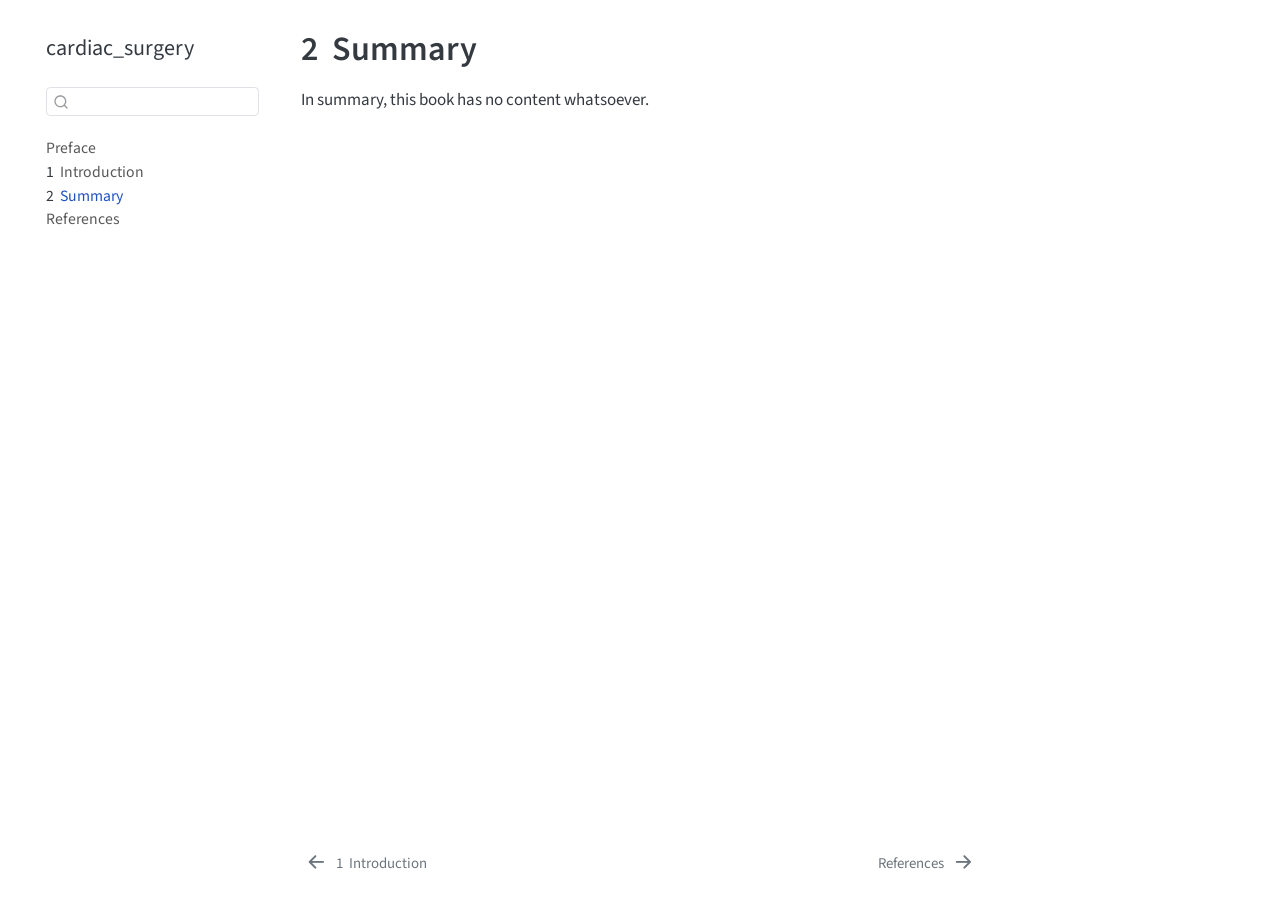
<file: _book/summary.html>
<!DOCTYPE html>
<html xmlns="http://www.w3.org/1999/xhtml" lang="en" xml:lang="en"><head>

<meta charset="utf-8">
<meta name="generator" content="quarto-1.9.31">

<meta name="viewport" content="width=device-width, initial-scale=1.0, user-scalable=yes">


<title>2&nbsp; Summary – cardiac_surgery</title>
<style>
/* Default styles provided by pandoc.
** See https://pandoc.org/MANUAL.html#variables-for-html for config info.
*/
code{white-space: pre-wrap;}
span.smallcaps{font-variant: small-caps;}
div.columns{display: flex; gap: min(4vw, 1.5em);}
div.column{flex: auto; overflow-x: auto;}
div.hanging-indent{margin-left: 1.5em; text-indent: -1.5em;}
ul.task-list{list-style: none;}
ul.task-list li input[type="checkbox"] {
  width: 0.8em;
  margin: 0 0.8em 0.2em -1em; /* quarto-specific, see https://github.com/quarto-dev/quarto-cli/issues/4556 */ 
  vertical-align: middle;
}
</style>


<script src="site_libs/quarto-nav/quarto-nav.js"></script>
<script src="site_libs/quarto-nav/headroom.min.js"></script>
<script src="site_libs/clipboard/clipboard.min.js"></script>
<script src="site_libs/quarto-search/autocomplete.umd.js"></script>
<script src="site_libs/quarto-search/fuse.min.js"></script>
<script src="site_libs/quarto-search/quarto-search.js"></script>
<meta name="quarto:offset" content="./">
<link href="./references.html" rel="next">
<link href="./intro.html" rel="prev">
<script src="site_libs/quarto-html/quarto.js" type="module"></script>
<script src="site_libs/quarto-html/tabsets/tabsets.js" type="module"></script>
<script src="site_libs/quarto-html/popper.min.js"></script>
<script src="site_libs/quarto-html/tippy.umd.min.js"></script>
<script src="site_libs/quarto-html/anchor.min.js"></script>
<link href="site_libs/quarto-html/tippy.css" rel="stylesheet">
<link href="site_libs/quarto-html/quarto-syntax-highlighting-7c69b197886ae2a34062761d21e44731.css" rel="stylesheet" id="quarto-text-highlighting-styles">
<script src="site_libs/bootstrap/bootstrap.min.js"></script>
<link href="site_libs/bootstrap/bootstrap-icons.css" rel="stylesheet">
<link href="site_libs/bootstrap/bootstrap-d4045b4b44353af52047be16ea78c96f.min.css" rel="stylesheet" append-hash="true" id="quarto-bootstrap" data-mode="light">
<script id="quarto-search-options" type="application/json">{
  "location": "sidebar",
  "copy-button": false,
  "collapse-after": 3,
  "panel-placement": "start",
  "type": "textbox",
  "limit": 50,
  "keyboard-shortcut": [
    "f",
    "/",
    "s"
  ],
  "show-item-context": false,
  "language": {
    "search-no-results-text": "No results",
    "search-matching-documents-text": "matching documents",
    "search-copy-link-title": "Copy link to search",
    "search-hide-matches-text": "Hide additional matches",
    "search-more-match-text": "more match in this document",
    "search-more-matches-text": "more matches in this document",
    "search-clear-button-title": "Clear",
    "search-text-placeholder": "",
    "search-detached-cancel-button-title": "Cancel",
    "search-submit-button-title": "Submit",
    "search-label": "Search"
  }
}</script>


</head>

<body class="nav-sidebar floating quarto-light">

<div id="quarto-search-results"></div>
  <header id="quarto-header" class="headroom fixed-top">
  <nav class="quarto-secondary-nav">
    <div class="container-fluid d-flex">
      <button type="button" class="quarto-btn-toggle btn" data-bs-toggle="collapse" role="button" data-bs-target=".quarto-sidebar-collapse-item" aria-controls="quarto-sidebar" aria-expanded="false" aria-label="Toggle sidebar navigation" onclick="if (window.quartoToggleHeadroom) { window.quartoToggleHeadroom(); }">
        <i class="bi bi-layout-text-sidebar-reverse"></i>
      </button>
        <nav class="quarto-page-breadcrumbs" aria-label="breadcrumb"><ol class="breadcrumb"><li class="breadcrumb-item"><a href="./summary.html"><span class="chapter-number">2</span>&nbsp; <span class="chapter-title">Summary</span></a></li></ol></nav>
        <a class="flex-grow-1" role="navigation" data-bs-toggle="collapse" data-bs-target=".quarto-sidebar-collapse-item" aria-controls="quarto-sidebar" aria-expanded="false" aria-label="Toggle sidebar navigation" onclick="if (window.quartoToggleHeadroom) { window.quartoToggleHeadroom(); }">      
        </a>
      <button type="button" class="btn quarto-search-button" aria-label="Search" onclick="window.quartoOpenSearch();">
        <i class="bi bi-search"></i>
      </button>
    </div>
  </nav>
</header>
<!-- content -->
<div id="quarto-content" class="quarto-container page-columns page-rows-contents page-layout-article">
<!-- sidebar -->
  <nav id="quarto-sidebar" class="sidebar collapse collapse-horizontal quarto-sidebar-collapse-item sidebar-navigation floating overflow-auto">
    <div class="pt-lg-2 mt-2 text-left sidebar-header">
    <div class="sidebar-title mb-0 py-0">
      <a href="./">cardiac_surgery</a> 
    </div>
      </div>
        <div class="mt-2 flex-shrink-0 align-items-center">
        <div class="sidebar-search">
        <div id="quarto-search" class="" title="Search"></div>
        </div>
        </div>
    <div class="sidebar-menu-container"> 
    <ul class="list-unstyled mt-1">
        <li class="sidebar-item">
  <div class="sidebar-item-container"> 
  <a href="./index.html" class="sidebar-item-text sidebar-link">
 <span class="menu-text">Preface</span></a>
  </div>
</li>
        <li class="sidebar-item">
  <div class="sidebar-item-container"> 
  <a href="./intro.html" class="sidebar-item-text sidebar-link">
 <span class="menu-text"><span class="chapter-number">1</span>&nbsp; <span class="chapter-title">Introduction</span></span></a>
  </div>
</li>
        <li class="sidebar-item">
  <div class="sidebar-item-container"> 
  <a href="./summary.html" class="sidebar-item-text sidebar-link active">
 <span class="menu-text"><span class="chapter-number">2</span>&nbsp; <span class="chapter-title">Summary</span></span></a>
  </div>
</li>
        <li class="sidebar-item">
  <div class="sidebar-item-container"> 
  <a href="./references.html" class="sidebar-item-text sidebar-link">
 <span class="menu-text">References</span></a>
  </div>
</li>
    </ul>
    </div>
</nav>
<div id="quarto-sidebar-glass" class="quarto-sidebar-collapse-item" data-bs-toggle="collapse" data-bs-target=".quarto-sidebar-collapse-item"></div>
<!-- margin-sidebar -->
    <div id="quarto-margin-sidebar" class="sidebar margin-sidebar zindex-bottom">
        
    </div>
<!-- main -->
<main class="content" id="quarto-document-content">

<header id="title-block-header" class="quarto-title-block default">
<div class="quarto-title">
<h1 class="title"><span class="chapter-number">2</span>&nbsp; <span class="chapter-title">Summary</span></h1>
</div>



<div class="quarto-title-meta">

    
  
    
  </div>
  


</header>


<p>In summary, this book has no content whatsoever.</p>



</main> <!-- /main -->
<script id="quarto-html-after-body" type="application/javascript">
  window.document.addEventListener("DOMContentLoaded", function (event) {
    const icon = "";
    const anchorJS = new window.AnchorJS();
    anchorJS.options = {
      placement: 'right',
      icon: icon
    };
    anchorJS.add('.anchored');
    const isCodeAnnotation = (el) => {
      for (const clz of el.classList) {
        if (clz.startsWith('code-annotation-')) {                     
          return true;
        }
      }
      return false;
    }
    const onCopySuccess = function(e) {
      // button target
      const button = e.trigger;
      // don't keep focus
      button.blur();
      // flash "checked"
      button.classList.add('code-copy-button-checked');
      var currentTitle = button.getAttribute("title");
      button.setAttribute("title", "Copied!");
      let tooltip;
      if (window.bootstrap) {
        button.setAttribute("data-bs-toggle", "tooltip");
        button.setAttribute("data-bs-placement", "left");
        button.setAttribute("data-bs-title", "Copied!");
        tooltip = new bootstrap.Tooltip(button, 
          { trigger: "manual", 
            customClass: "code-copy-button-tooltip",
            offset: [0, -8]});
        tooltip.show();    
      }
      setTimeout(function() {
        if (tooltip) {
          tooltip.hide();
          button.removeAttribute("data-bs-title");
          button.removeAttribute("data-bs-toggle");
          button.removeAttribute("data-bs-placement");
        }
        button.setAttribute("title", currentTitle);
        button.classList.remove('code-copy-button-checked');
      }, 1000);
      // clear code selection
      e.clearSelection();
    }
    const getTextToCopy = function(trigger) {
      const outerScaffold = trigger.parentElement.cloneNode(true);
      const codeEl = outerScaffold.querySelector('code');
      for (const childEl of codeEl.children) {
        if (isCodeAnnotation(childEl)) {
          childEl.remove();
        }
      }
      return codeEl.innerText;
    }
    const clipboard = new window.ClipboardJS('.code-copy-button:not([data-in-quarto-modal])', {
      text: getTextToCopy
    });
    clipboard.on('success', onCopySuccess);
    if (window.document.getElementById('quarto-embedded-source-code-modal')) {
      const clipboardModal = new window.ClipboardJS('.code-copy-button[data-in-quarto-modal]', {
        text: getTextToCopy,
        container: window.document.getElementById('quarto-embedded-source-code-modal')
      });
      clipboardModal.on('success', onCopySuccess);
    }
      var localhostRegex = new RegExp(/^(?:http|https):\/\/localhost\:?[0-9]*\//);
      var mailtoRegex = new RegExp(/^mailto:/);
        var filterRegex = new RegExp('/' + window.location.host + '/');
      var isInternal = (href) => {
          return filterRegex.test(href) || localhostRegex.test(href) || mailtoRegex.test(href);
      }
      // Inspect non-navigation links and adorn them if external
     var links = window.document.querySelectorAll('a[href]:not(.nav-link):not(.navbar-brand):not(.toc-action):not(.sidebar-link):not(.sidebar-item-toggle):not(.pagination-link):not(.no-external):not([aria-hidden]):not(.dropdown-item):not(.quarto-navigation-tool):not(.about-link)');
      for (var i=0; i<links.length; i++) {
        const link = links[i];
        if (!isInternal(link.href)) {
          // undo the damage that might have been done by quarto-nav.js in the case of
          // links that we want to consider external
          if (link.dataset.originalHref !== undefined) {
            link.href = link.dataset.originalHref;
          }
        }
      }
    function tippyHover(el, contentFn, onTriggerFn, onUntriggerFn) {
      const config = {
        allowHTML: true,
        maxWidth: 500,
        delay: 100,
        arrow: false,
        appendTo: function(el) {
            return el.parentElement;
        },
        interactive: true,
        interactiveBorder: 10,
        theme: 'quarto',
        placement: 'bottom-start',
      };
      if (contentFn) {
        config.content = contentFn;
      }
      if (onTriggerFn) {
        config.onTrigger = onTriggerFn;
      }
      if (onUntriggerFn) {
        config.onUntrigger = onUntriggerFn;
      }
      window.tippy(el, config); 
    }
    const noterefs = window.document.querySelectorAll('a[role="doc-noteref"]');
    for (var i=0; i<noterefs.length; i++) {
      const ref = noterefs[i];
      tippyHover(ref, function() {
        // use id or data attribute instead here
        let href = ref.getAttribute('data-footnote-href') || ref.getAttribute('href');
        try { href = new URL(href).hash; } catch {}
        const id = href.replace(/^#\/?/, "");
        const note = window.document.getElementById(id);
        if (note) {
          return note.innerHTML;
        } else {
          return "";
        }
      });
    }
    const xrefs = window.document.querySelectorAll('a.quarto-xref');
    const processXRef = (id, note) => {
      // Strip column container classes
      const stripColumnClz = (el) => {
        el.classList.remove("page-full", "page-columns");
        if (el.children) {
          for (const child of el.children) {
            stripColumnClz(child);
          }
        }
      }
      stripColumnClz(note)
      if (id === null || id.startsWith('sec-')) {
        // Special case sections, only their first couple elements
        const container = document.createElement("div");
        if (note.children && note.children.length > 2) {
          container.appendChild(note.children[0].cloneNode(true));
          for (let i = 1; i < note.children.length; i++) {
            const child = note.children[i];
            if (child.tagName === "P" && child.innerText === "") {
              continue;
            } else {
              container.appendChild(child.cloneNode(true));
              break;
            }
          }
          if (window.Quarto?.typesetMath) {
            window.Quarto.typesetMath(container);
          }
          return container.innerHTML
        } else {
          if (window.Quarto?.typesetMath) {
            window.Quarto.typesetMath(note);
          }
          return note.innerHTML;
        }
      } else {
        // Remove any anchor links if they are present
        const anchorLink = note.querySelector('a.anchorjs-link');
        if (anchorLink) {
          anchorLink.remove();
        }
        if (window.Quarto?.typesetMath) {
          window.Quarto.typesetMath(note);
        }
        if (note.classList.contains("callout")) {
          return note.outerHTML;
        } else {
          return note.innerHTML;
        }
      }
    }
    for (var i=0; i<xrefs.length; i++) {
      const xref = xrefs[i];
      tippyHover(xref, undefined, function(instance) {
        instance.disable();
        let url = xref.getAttribute('href');
        let hash = undefined; 
        if (url.startsWith('#')) {
          hash = url;
        } else {
          try { hash = new URL(url).hash; } catch {}
        }
        if (hash) {
          const id = hash.replace(/^#\/?/, "");
          const note = window.document.getElementById(id);
          if (note !== null) {
            try {
              const html = processXRef(id, note.cloneNode(true));
              instance.setContent(html);
            } finally {
              instance.enable();
              instance.show();
            }
          } else {
            // See if we can fetch this
            fetch(url.split('#')[0])
            .then(res => res.text())
            .then(html => {
              const parser = new DOMParser();
              const htmlDoc = parser.parseFromString(html, "text/html");
              const note = htmlDoc.getElementById(id);
              if (note !== null) {
                const html = processXRef(id, note);
                instance.setContent(html);
              } 
            }).finally(() => {
              instance.enable();
              instance.show();
            });
          }
        } else {
          // See if we can fetch a full url (with no hash to target)
          // This is a special case and we should probably do some content thinning / targeting
          fetch(url)
          .then(res => res.text())
          .then(html => {
            const parser = new DOMParser();
            const htmlDoc = parser.parseFromString(html, "text/html");
            const note = htmlDoc.querySelector('main.content');
            if (note !== null) {
              // This should only happen for chapter cross references
              // (since there is no id in the URL)
              // remove the first header
              if (note.children.length > 0 && note.children[0].tagName === "HEADER") {
                note.children[0].remove();
              }
              const html = processXRef(null, note);
              instance.setContent(html);
            } 
          }).finally(() => {
            instance.enable();
            instance.show();
          });
        }
      }, function(instance) {
      });
    }
        let selectedAnnoteEl;
        const selectorForAnnotation = ( cell, annotation) => {
          let cellAttr = 'data-code-cell="' + cell + '"';
          let lineAttr = 'data-code-annotation="' +  annotation + '"';
          const selector = 'span[' + cellAttr + '][' + lineAttr + ']';
          return selector;
        }
        const selectCodeLines = (annoteEl) => {
          const doc = window.document;
          const targetCell = annoteEl.getAttribute("data-target-cell");
          const targetAnnotation = annoteEl.getAttribute("data-target-annotation");
          const annoteSpan = window.document.querySelector(selectorForAnnotation(targetCell, targetAnnotation));
          const lines = annoteSpan.getAttribute("data-code-lines").split(",");
          const lineIds = lines.map((line) => {
            return targetCell + "-" + line;
          })
          let top = null;
          let height = null;
          let parent = null;
          if (lineIds.length > 0) {
              //compute the position of the single el (top and bottom and make a div)
              const el = window.document.getElementById(lineIds[0]);
              top = el.offsetTop;
              height = el.offsetHeight;
              parent = el.parentElement.parentElement;
            if (lineIds.length > 1) {
              const lastEl = window.document.getElementById(lineIds[lineIds.length - 1]);
              const bottom = lastEl.offsetTop + lastEl.offsetHeight;
              height = bottom - top;
            }
            if (top !== null && height !== null && parent !== null) {
              // cook up a div (if necessary) and position it 
              let div = window.document.getElementById("code-annotation-line-highlight");
              if (div === null) {
                div = window.document.createElement("div");
                div.setAttribute("id", "code-annotation-line-highlight");
                div.style.position = 'absolute';
                parent.appendChild(div);
              }
              div.style.top = top - 2 + "px";
              div.style.height = height + 4 + "px";
              div.style.left = 0;
              let gutterDiv = window.document.getElementById("code-annotation-line-highlight-gutter");
              if (gutterDiv === null) {
                gutterDiv = window.document.createElement("div");
                gutterDiv.setAttribute("id", "code-annotation-line-highlight-gutter");
                gutterDiv.style.position = 'absolute';
                const codeCell = window.document.getElementById(targetCell);
                const gutter = codeCell.querySelector('.code-annotation-gutter');
                gutter.appendChild(gutterDiv);
              }
              gutterDiv.style.top = top - 2 + "px";
              gutterDiv.style.height = height + 4 + "px";
            }
            selectedAnnoteEl = annoteEl;
          }
        };
        const unselectCodeLines = () => {
          const elementsIds = ["code-annotation-line-highlight", "code-annotation-line-highlight-gutter"];
          elementsIds.forEach((elId) => {
            const div = window.document.getElementById(elId);
            if (div) {
              div.remove();
            }
          });
          selectedAnnoteEl = undefined;
        };
          // Handle positioning of the toggle
      window.addEventListener(
        "resize",
        throttle(() => {
          elRect = undefined;
          if (selectedAnnoteEl) {
            selectCodeLines(selectedAnnoteEl);
          }
        }, 10)
      );
      function throttle(fn, ms) {
      let throttle = false;
      let timer;
        return (...args) => {
          if(!throttle) { // first call gets through
              fn.apply(this, args);
              throttle = true;
          } else { // all the others get throttled
              if(timer) clearTimeout(timer); // cancel #2
              timer = setTimeout(() => {
                fn.apply(this, args);
                timer = throttle = false;
              }, ms);
          }
        };
      }
        // Attach click handler to the DT
        const annoteDls = window.document.querySelectorAll('dt[data-target-cell]');
        for (const annoteDlNode of annoteDls) {
          annoteDlNode.addEventListener('click', (event) => {
            const clickedEl = event.target;
            if (clickedEl !== selectedAnnoteEl) {
              unselectCodeLines();
              const activeEl = window.document.querySelector('dt[data-target-cell].code-annotation-active');
              if (activeEl) {
                activeEl.classList.remove('code-annotation-active');
              }
              selectCodeLines(clickedEl);
              clickedEl.classList.add('code-annotation-active');
            } else {
              // Unselect the line
              unselectCodeLines();
              clickedEl.classList.remove('code-annotation-active');
            }
          });
        }
    const findCites = (el) => {
      const parentEl = el.parentElement;
      if (parentEl) {
        const cites = parentEl.dataset.cites;
        if (cites) {
          return {
            el,
            cites: cites.split(' ')
          };
        } else {
          return findCites(el.parentElement)
        }
      } else {
        return undefined;
      }
    };
    var bibliorefs = window.document.querySelectorAll('a[role="doc-biblioref"]');
    for (var i=0; i<bibliorefs.length; i++) {
      const ref = bibliorefs[i];
      const citeInfo = findCites(ref);
      if (citeInfo) {
        tippyHover(citeInfo.el, function() {
          var popup = window.document.createElement('div');
          citeInfo.cites.forEach(function(cite) {
            var citeDiv = window.document.createElement('div');
            citeDiv.classList.add('hanging-indent');
            citeDiv.classList.add('csl-entry');
            var biblioDiv = window.document.getElementById('ref-' + cite);
            if (biblioDiv) {
              citeDiv.innerHTML = biblioDiv.innerHTML;
            }
            popup.appendChild(citeDiv);
          });
          return popup.innerHTML;
        });
      }
    }
  });
  </script>
<nav class="page-navigation">
  <div class="nav-page nav-page-previous">
      <a href="./intro.html" class="pagination-link" aria-label="Introduction">
        <i class="bi bi-arrow-left-short"></i> <span class="nav-page-text"><span class="chapter-number">1</span>&nbsp; <span class="chapter-title">Introduction</span></span>
      </a>          
  </div>
  <div class="nav-page nav-page-next">
      <a href="./references.html" class="pagination-link" aria-label="References">
        <span class="nav-page-text">References</span> <i class="bi bi-arrow-right-short"></i>
      </a>
  </div>
</nav>
</div> <!-- /content -->




</body></html>
</file>
<file: site_libs/quarto-html/tippy.css>
.tippy-box[data-animation=fade][data-state=hidden]{opacity:0}[data-tippy-root]{max-width:calc(100vw - 10px)}.tippy-box{position:relative;background-color:#333;color:#fff;border-radius:4px;font-size:14px;line-height:1.4;white-space:normal;outline:0;transition-property:transform,visibility,opacity}.tippy-box[data-placement^=top]>.tippy-arrow{bottom:0}.tippy-box[data-placement^=top]>.tippy-arrow:before{bottom:-7px;left:0;border-width:8px 8px 0;border-top-color:initial;transform-origin:center top}.tippy-box[data-placement^=bottom]>.tippy-arrow{top:0}.tippy-box[data-placement^=bottom]>.tippy-arrow:before{top:-7px;left:0;border-width:0 8px 8px;border-bottom-color:initial;transform-origin:center bottom}.tippy-box[data-placement^=left]>.tippy-arrow{right:0}.tippy-box[data-placement^=left]>.tippy-arrow:before{border-width:8px 0 8px 8px;border-left-color:initial;right:-7px;transform-origin:center left}.tippy-box[data-placement^=right]>.tippy-arrow{left:0}.tippy-box[data-placement^=right]>.tippy-arrow:before{left:-7px;border-width:8px 8px 8px 0;border-right-color:initial;transform-origin:center right}.tippy-box[data-inertia][data-state=visible]{transition-timing-function:cubic-bezier(.54,1.5,.38,1.11)}.tippy-arrow{width:16px;height:16px;color:#333}.tippy-arrow:before{content:"";position:absolute;border-color:transparent;border-style:solid}.tippy-content{position:relative;padding:5px 9px;z-index:1}
</file>
<file: site_libs/quarto-html/quarto-syntax-highlighting-7c69b197886ae2a34062761d21e44731.css>
/* quarto syntax highlight colors */
:root {
  --quarto-hl-ot-color: #003B4F;
  --quarto-hl-at-color: #657422;
  --quarto-hl-ss-color: #20794D;
  --quarto-hl-an-color: #5E5E5E;
  --quarto-hl-fu-color: #4758AB;
  --quarto-hl-st-color: #20794D;
  --quarto-hl-cf-color: #003B4F;
  --quarto-hl-op-color: #5E5E5E;
  --quarto-hl-er-color: #AD0000;
  --quarto-hl-bn-color: #AD0000;
  --quarto-hl-al-color: #AD0000;
  --quarto-hl-va-color: #111111;
  --quarto-hl-bu-color: inherit;
  --quarto-hl-ex-color: inherit;
  --quarto-hl-pp-color: #AD0000;
  --quarto-hl-in-color: #5E5E5E;
  --quarto-hl-vs-color: #20794D;
  --quarto-hl-wa-color: #5E5E5E;
  --quarto-hl-do-color: #5E5E5E;
  --quarto-hl-im-color: #00769E;
  --quarto-hl-ch-color: #20794D;
  --quarto-hl-dt-color: #AD0000;
  --quarto-hl-fl-color: #AD0000;
  --quarto-hl-co-color: #5E5E5E;
  --quarto-hl-cv-color: #5E5E5E;
  --quarto-hl-cn-color: #8f5902;
  --quarto-hl-sc-color: #5E5E5E;
  --quarto-hl-dv-color: #AD0000;
  --quarto-hl-kw-color: #003B4F;
}

/* other quarto variables */
:root {
  --quarto-font-monospace: SFMono-Regular, Menlo, Monaco, Consolas, "Liberation Mono", "Courier New", monospace;
}

/* syntax highlight based on Pandoc's rules */
pre > code.sourceCode > span {
  color: #003B4F;
}

code.sourceCode > span {
  color: #003B4F;
}

div.sourceCode,
div.sourceCode pre.sourceCode {
  color: #003B4F;
}

/* Normal */
code span {
  color: #003B4F;
}

/* Alert */
code span.al {
  color: #AD0000;
  font-style: inherit;
}

/* Annotation */
code span.an {
  color: #5E5E5E;
  font-style: inherit;
}

/* Attribute */
code span.at {
  color: #657422;
  font-style: inherit;
}

/* BaseN */
code span.bn {
  color: #AD0000;
  font-style: inherit;
}

/* BuiltIn */
code span.bu {
  font-style: inherit;
}

/* ControlFlow */
code span.cf {
  color: #003B4F;
  font-weight: bold;
  font-style: inherit;
}

/* Char */
code span.ch {
  color: #20794D;
  font-style: inherit;
}

/* Constant */
code span.cn {
  color: #8f5902;
  font-style: inherit;
}

/* Comment */
code span.co {
  color: #5E5E5E;
  font-style: inherit;
}

/* CommentVar */
code span.cv {
  color: #5E5E5E;
  font-style: italic;
}

/* Documentation */
code span.do {
  color: #5E5E5E;
  font-style: italic;
}

/* DataType */
code span.dt {
  color: #AD0000;
  font-style: inherit;
}

/* DecVal */
code span.dv {
  color: #AD0000;
  font-style: inherit;
}

/* Error */
code span.er {
  color: #AD0000;
  font-style: inherit;
}

/* Extension */
code span.ex {
  font-style: inherit;
}

/* Float */
code span.fl {
  color: #AD0000;
  font-style: inherit;
}

/* Function */
code span.fu {
  color: #4758AB;
  font-style: inherit;
}

/* Import */
code span.im {
  color: #00769E;
  font-style: inherit;
}

/* Information */
code span.in {
  color: #5E5E5E;
  font-style: inherit;
}

/* Keyword */
code span.kw {
  color: #003B4F;
  font-weight: bold;
  font-style: inherit;
}

/* Operator */
code span.op {
  color: #5E5E5E;
  font-style: inherit;
}

/* Other */
code span.ot {
  color: #003B4F;
  font-style: inherit;
}

/* Preprocessor */
code span.pp {
  color: #AD0000;
  font-style: inherit;
}

/* SpecialChar */
code span.sc {
  color: #5E5E5E;
  font-style: inherit;
}

/* SpecialString */
code span.ss {
  color: #20794D;
  font-style: inherit;
}

/* String */
code span.st {
  color: #20794D;
  font-style: inherit;
}

/* Variable */
code span.va {
  color: #111111;
  font-style: inherit;
}

/* VerbatimString */
code span.vs {
  color: #20794D;
  font-style: inherit;
}

/* Warning */
code span.wa {
  color: #5E5E5E;
  font-style: italic;
}

.prevent-inlining {
  content: "</";
}

/*# sourceMappingURL=606289f1d48f6b05ba16068311e045b6.css.map */
</file>
<file: _book/site_libs/quarto-html/tippy.css>
.tippy-box[data-animation=fade][data-state=hidden]{opacity:0}[data-tippy-root]{max-width:calc(100vw - 10px)}.tippy-box{position:relative;background-color:#333;color:#fff;border-radius:4px;font-size:14px;line-height:1.4;white-space:normal;outline:0;transition-property:transform,visibility,opacity}.tippy-box[data-placement^=top]>.tippy-arrow{bottom:0}.tippy-box[data-placement^=top]>.tippy-arrow:before{bottom:-7px;left:0;border-width:8px 8px 0;border-top-color:initial;transform-origin:center top}.tippy-box[data-placement^=bottom]>.tippy-arrow{top:0}.tippy-box[data-placement^=bottom]>.tippy-arrow:before{top:-7px;left:0;border-width:0 8px 8px;border-bottom-color:initial;transform-origin:center bottom}.tippy-box[data-placement^=left]>.tippy-arrow{right:0}.tippy-box[data-placement^=left]>.tippy-arrow:before{border-width:8px 0 8px 8px;border-left-color:initial;right:-7px;transform-origin:center left}.tippy-box[data-placement^=right]>.tippy-arrow{left:0}.tippy-box[data-placement^=right]>.tippy-arrow:before{left:-7px;border-width:8px 8px 8px 0;border-right-color:initial;transform-origin:center right}.tippy-box[data-inertia][data-state=visible]{transition-timing-function:cubic-bezier(.54,1.5,.38,1.11)}.tippy-arrow{width:16px;height:16px;color:#333}.tippy-arrow:before{content:"";position:absolute;border-color:transparent;border-style:solid}.tippy-content{position:relative;padding:5px 9px;z-index:1}
</file>
<file: _book/site_libs/quarto-html/quarto-syntax-highlighting-7c69b197886ae2a34062761d21e44731.css>
/* quarto syntax highlight colors */
:root {
  --quarto-hl-ot-color: #003B4F;
  --quarto-hl-at-color: #657422;
  --quarto-hl-ss-color: #20794D;
  --quarto-hl-an-color: #5E5E5E;
  --quarto-hl-fu-color: #4758AB;
  --quarto-hl-st-color: #20794D;
  --quarto-hl-cf-color: #003B4F;
  --quarto-hl-op-color: #5E5E5E;
  --quarto-hl-er-color: #AD0000;
  --quarto-hl-bn-color: #AD0000;
  --quarto-hl-al-color: #AD0000;
  --quarto-hl-va-color: #111111;
  --quarto-hl-bu-color: inherit;
  --quarto-hl-ex-color: inherit;
  --quarto-hl-pp-color: #AD0000;
  --quarto-hl-in-color: #5E5E5E;
  --quarto-hl-vs-color: #20794D;
  --quarto-hl-wa-color: #5E5E5E;
  --quarto-hl-do-color: #5E5E5E;
  --quarto-hl-im-color: #00769E;
  --quarto-hl-ch-color: #20794D;
  --quarto-hl-dt-color: #AD0000;
  --quarto-hl-fl-color: #AD0000;
  --quarto-hl-co-color: #5E5E5E;
  --quarto-hl-cv-color: #5E5E5E;
  --quarto-hl-cn-color: #8f5902;
  --quarto-hl-sc-color: #5E5E5E;
  --quarto-hl-dv-color: #AD0000;
  --quarto-hl-kw-color: #003B4F;
}

/* other quarto variables */
:root {
  --quarto-font-monospace: SFMono-Regular, Menlo, Monaco, Consolas, "Liberation Mono", "Courier New", monospace;
}

/* syntax highlight based on Pandoc's rules */
pre > code.sourceCode > span {
  color: #003B4F;
}

code.sourceCode > span {
  color: #003B4F;
}

div.sourceCode,
div.sourceCode pre.sourceCode {
  color: #003B4F;
}

/* Normal */
code span {
  color: #003B4F;
}

/* Alert */
code span.al {
  color: #AD0000;
  font-style: inherit;
}

/* Annotation */
code span.an {
  color: #5E5E5E;
  font-style: inherit;
}

/* Attribute */
code span.at {
  color: #657422;
  font-style: inherit;
}

/* BaseN */
code span.bn {
  color: #AD0000;
  font-style: inherit;
}

/* BuiltIn */
code span.bu {
  font-style: inherit;
}

/* ControlFlow */
code span.cf {
  color: #003B4F;
  font-weight: bold;
  font-style: inherit;
}

/* Char */
code span.ch {
  color: #20794D;
  font-style: inherit;
}

/* Constant */
code span.cn {
  color: #8f5902;
  font-style: inherit;
}

/* Comment */
code span.co {
  color: #5E5E5E;
  font-style: inherit;
}

/* CommentVar */
code span.cv {
  color: #5E5E5E;
  font-style: italic;
}

/* Documentation */
code span.do {
  color: #5E5E5E;
  font-style: italic;
}

/* DataType */
code span.dt {
  color: #AD0000;
  font-style: inherit;
}

/* DecVal */
code span.dv {
  color: #AD0000;
  font-style: inherit;
}

/* Error */
code span.er {
  color: #AD0000;
  font-style: inherit;
}

/* Extension */
code span.ex {
  font-style: inherit;
}

/* Float */
code span.fl {
  color: #AD0000;
  font-style: inherit;
}

/* Function */
code span.fu {
  color: #4758AB;
  font-style: inherit;
}

/* Import */
code span.im {
  color: #00769E;
  font-style: inherit;
}

/* Information */
code span.in {
  color: #5E5E5E;
  font-style: inherit;
}

/* Keyword */
code span.kw {
  color: #003B4F;
  font-weight: bold;
  font-style: inherit;
}

/* Operator */
code span.op {
  color: #5E5E5E;
  font-style: inherit;
}

/* Other */
code span.ot {
  color: #003B4F;
  font-style: inherit;
}

/* Preprocessor */
code span.pp {
  color: #AD0000;
  font-style: inherit;
}

/* SpecialChar */
code span.sc {
  color: #5E5E5E;
  font-style: inherit;
}

/* SpecialString */
code span.ss {
  color: #20794D;
  font-style: inherit;
}

/* String */
code span.st {
  color: #20794D;
  font-style: inherit;
}

/* Variable */
code span.va {
  color: #111111;
  font-style: inherit;
}

/* VerbatimString */
code span.vs {
  color: #20794D;
  font-style: inherit;
}

/* Warning */
code span.wa {
  color: #5E5E5E;
  font-style: italic;
}

.prevent-inlining {
  content: "</";
}

/*# sourceMappingURL=606289f1d48f6b05ba16068311e045b6.css.map */
</file>
